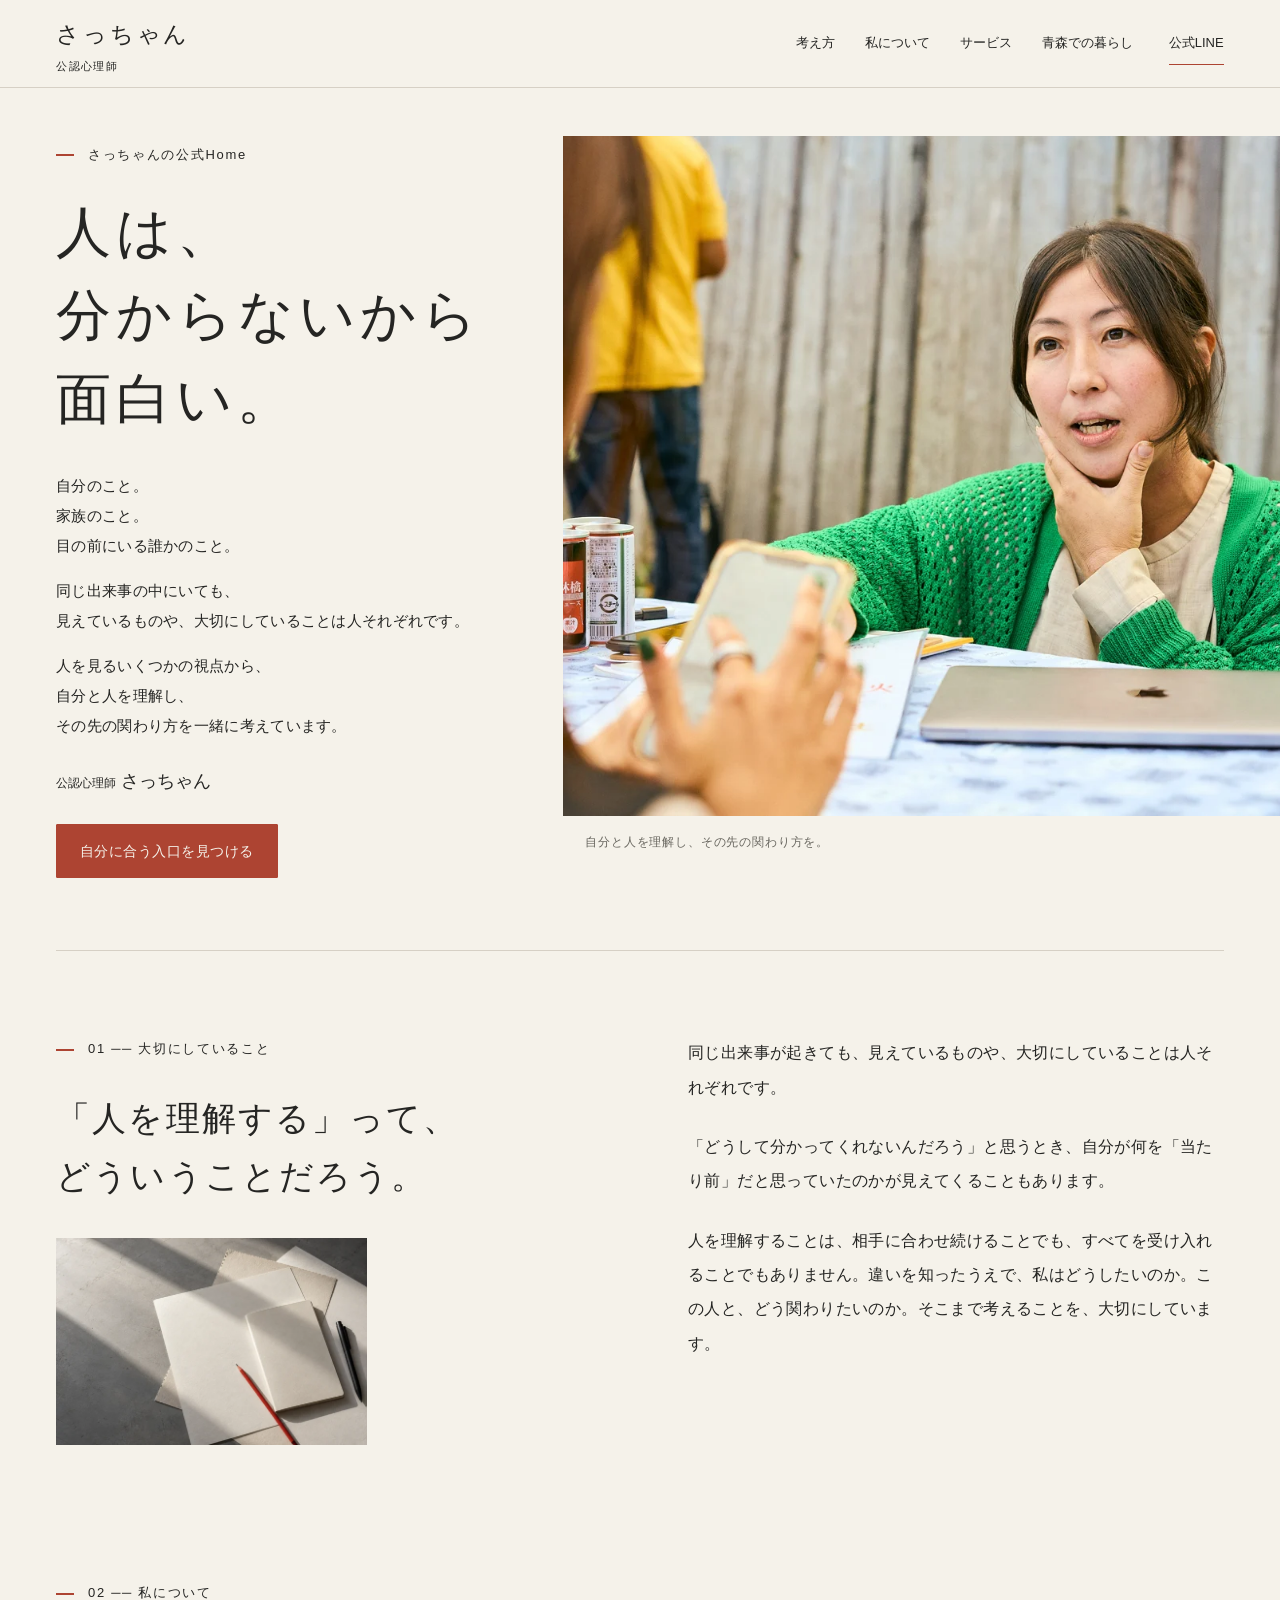
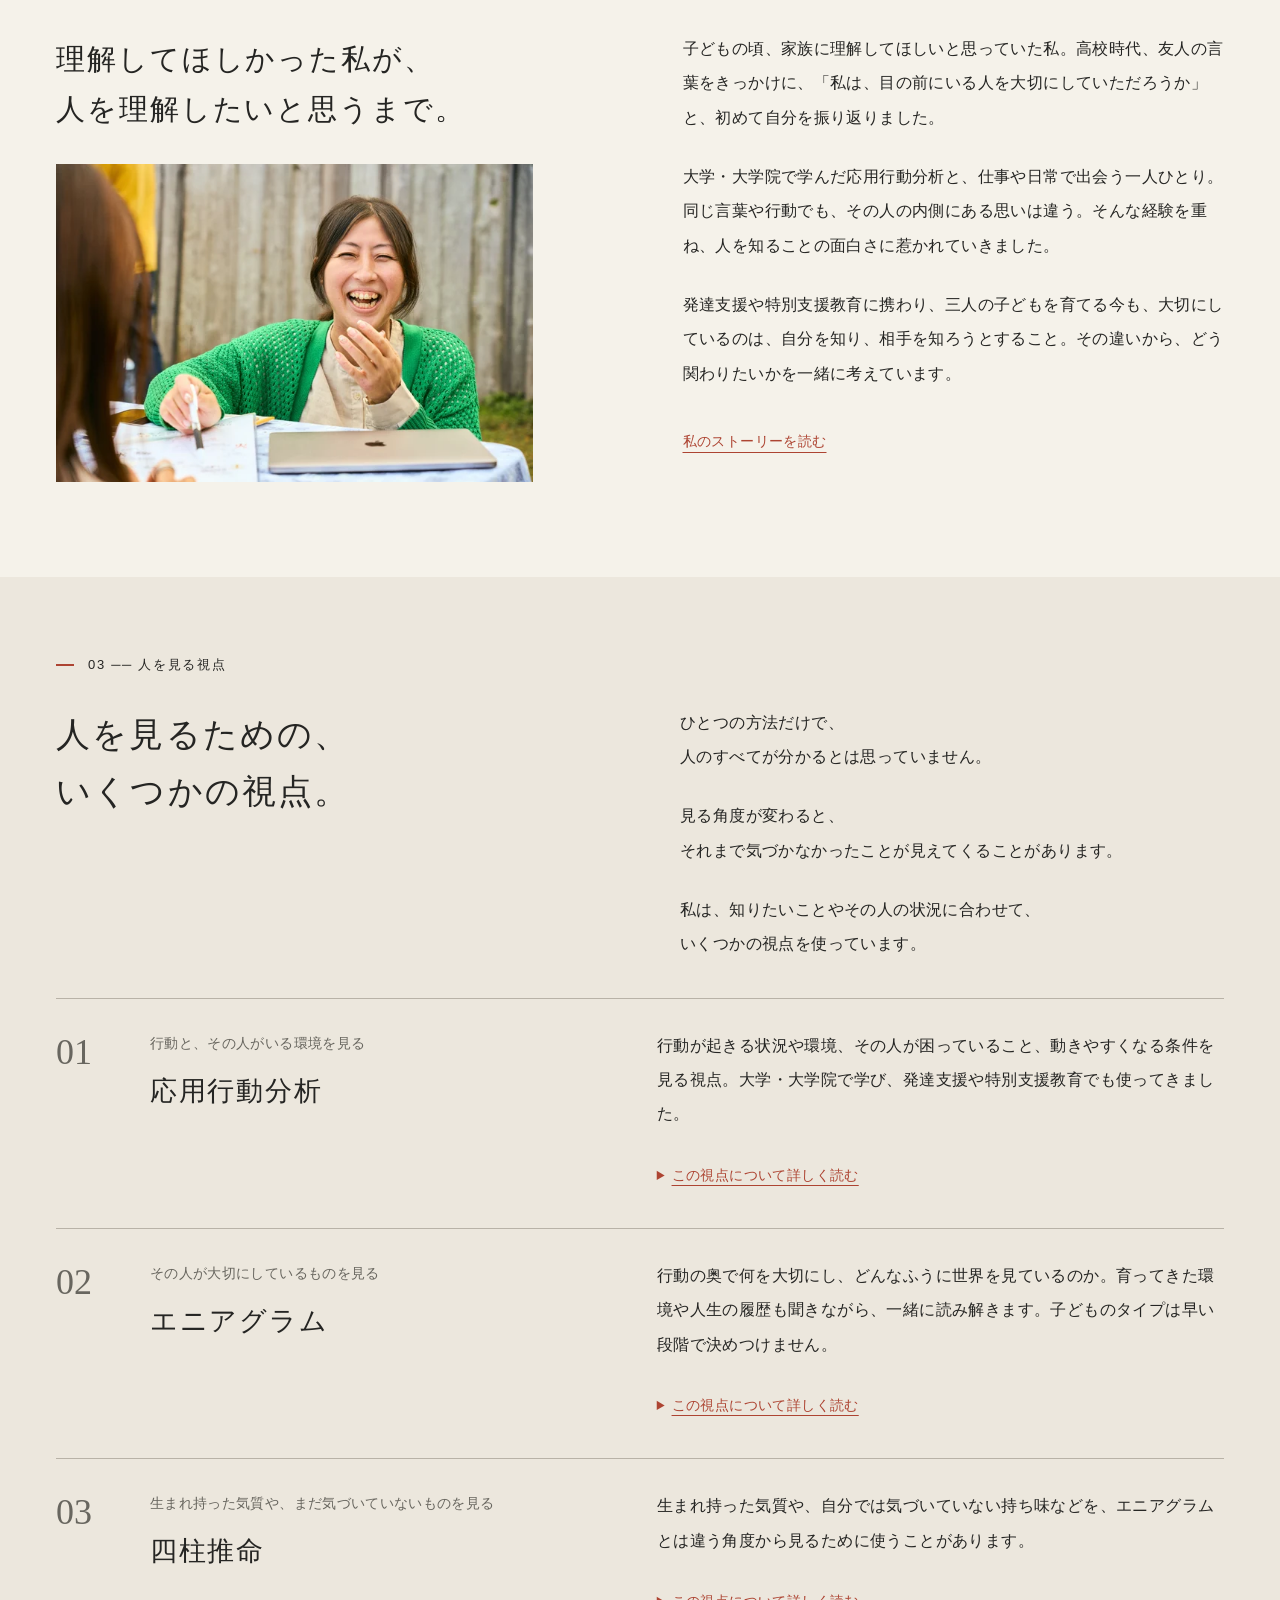
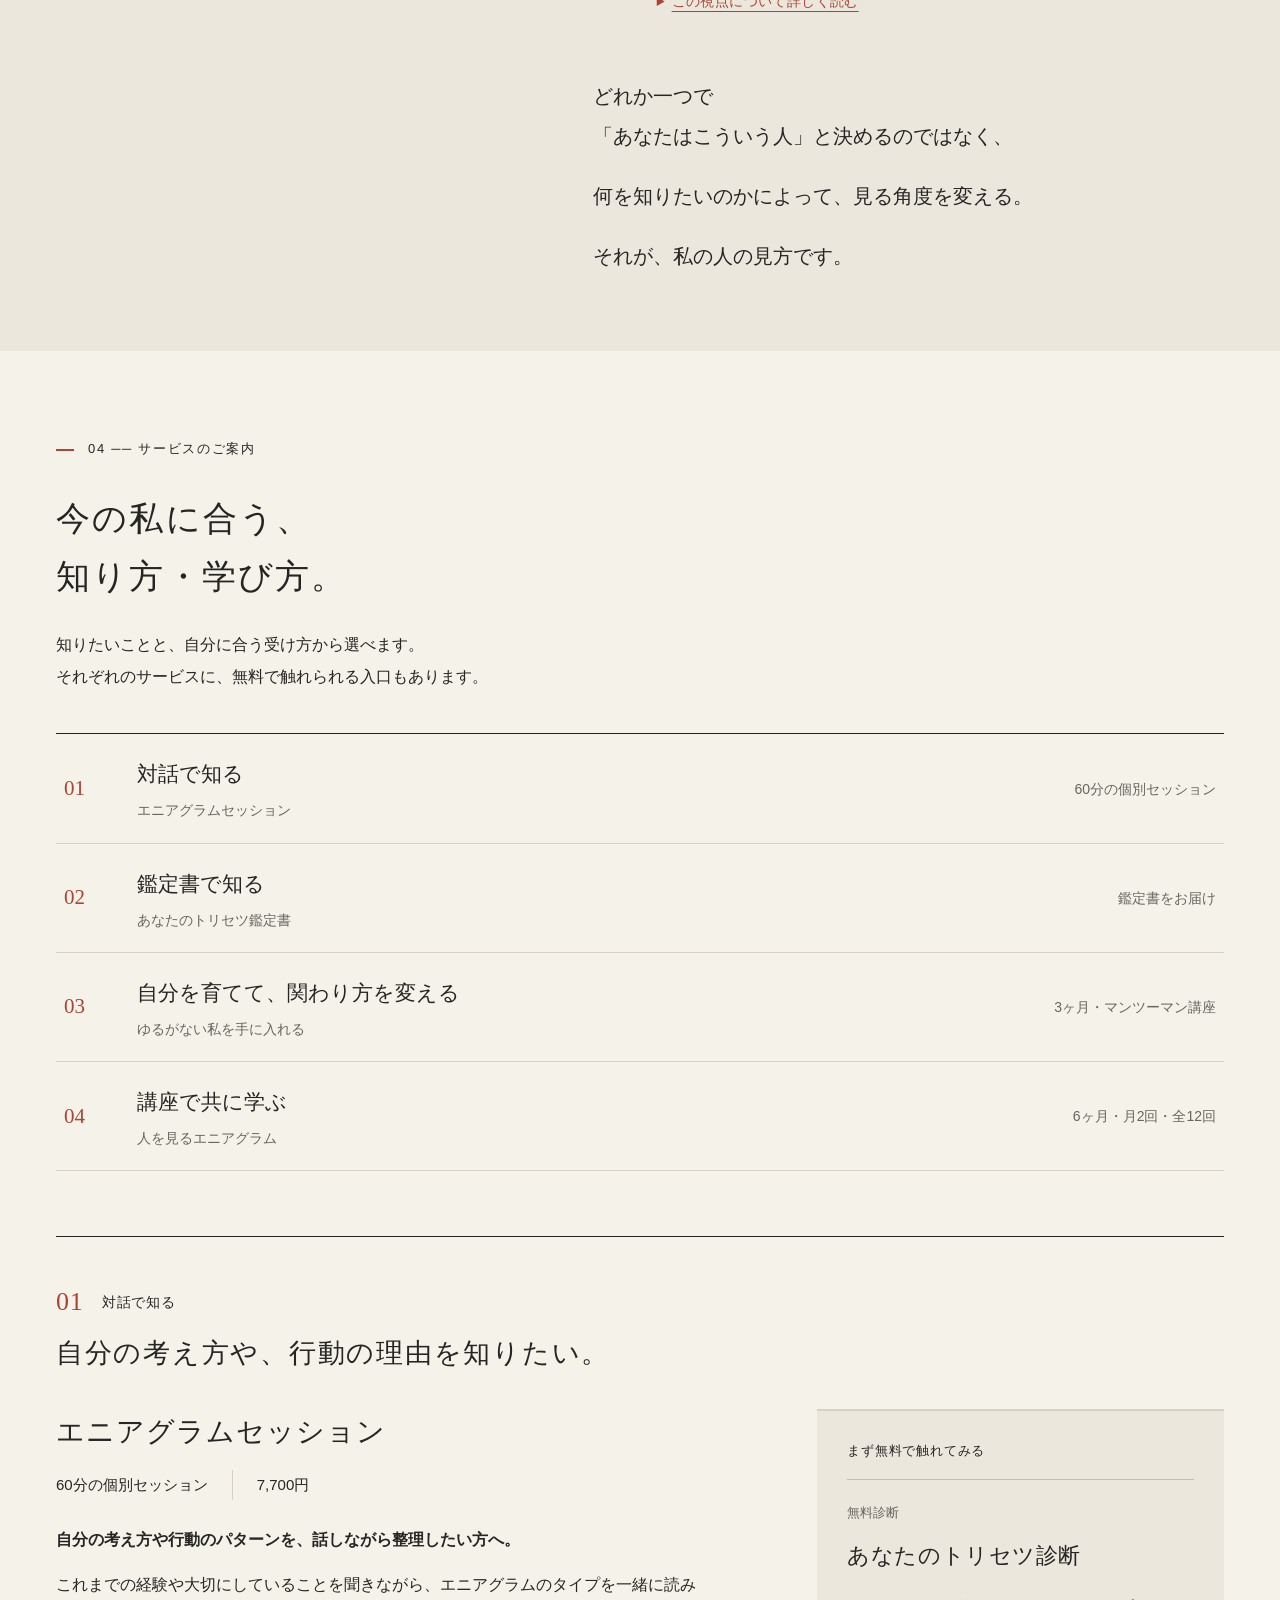
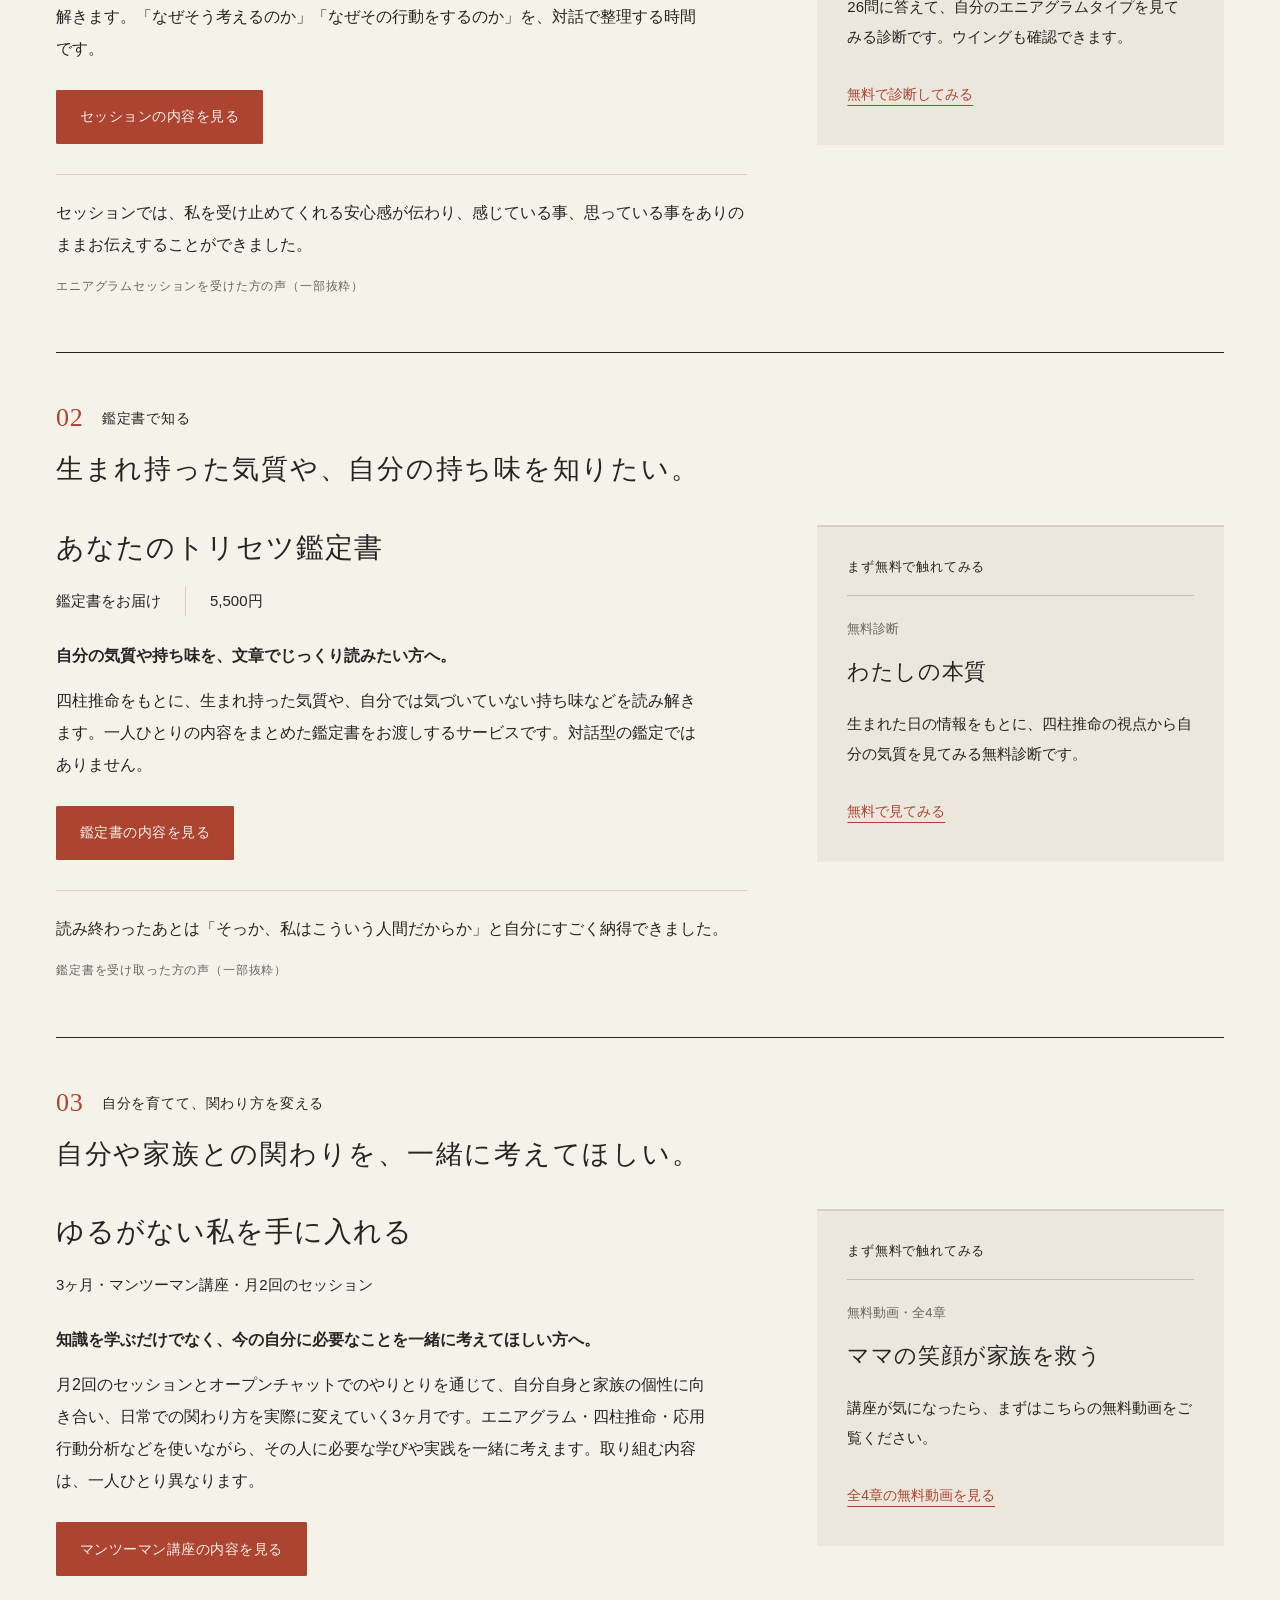
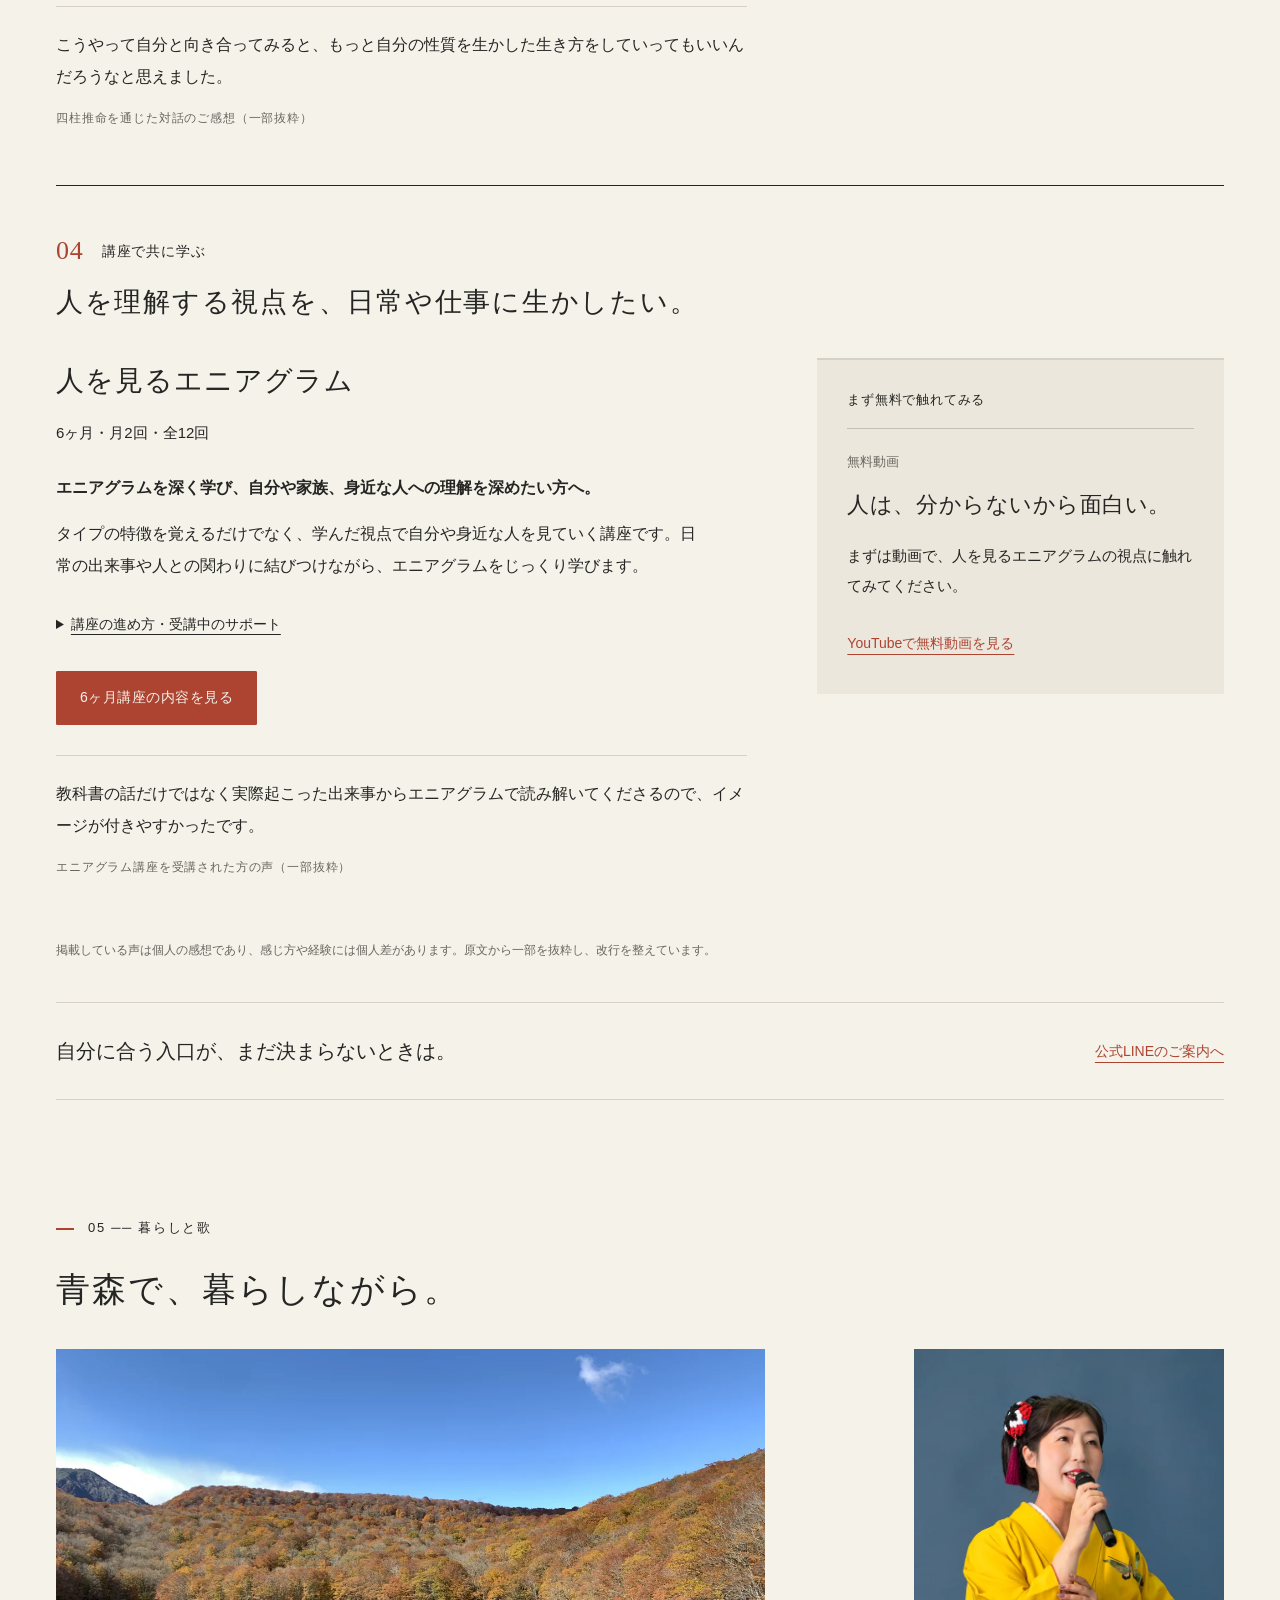
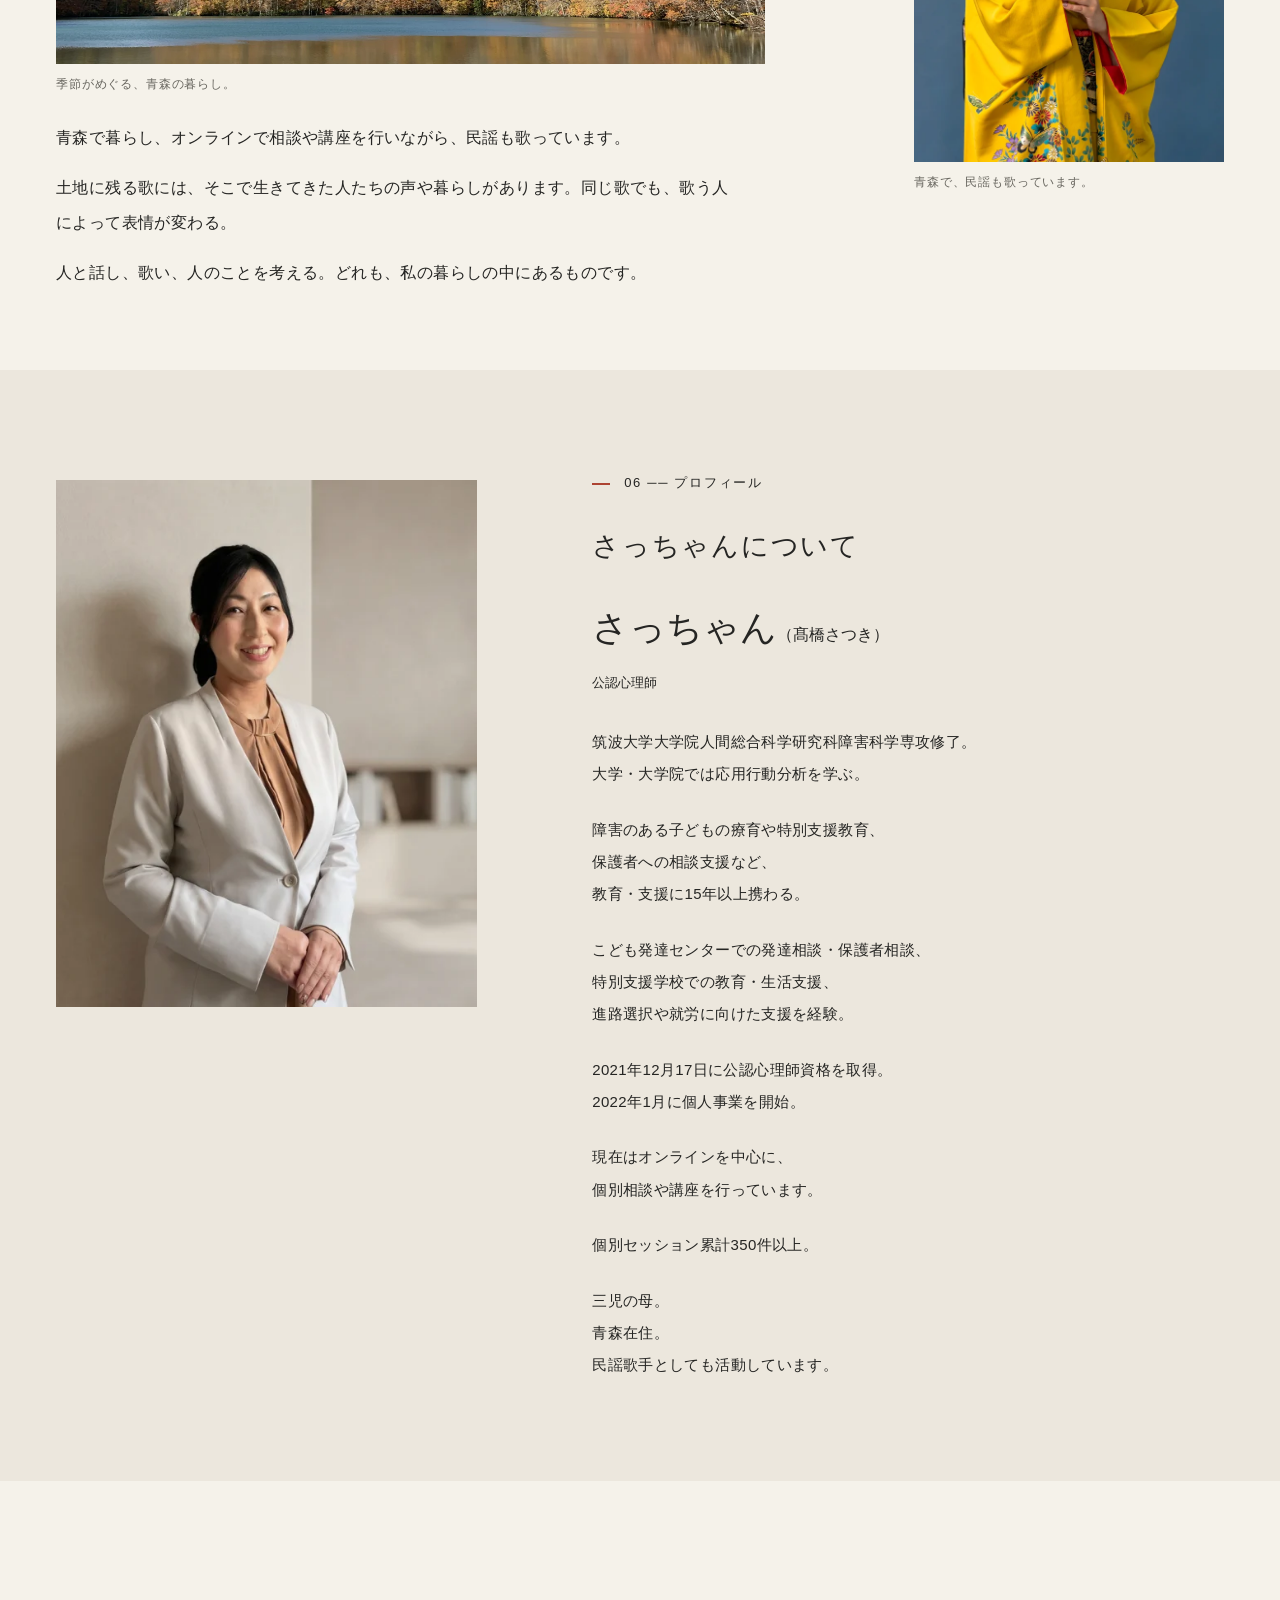
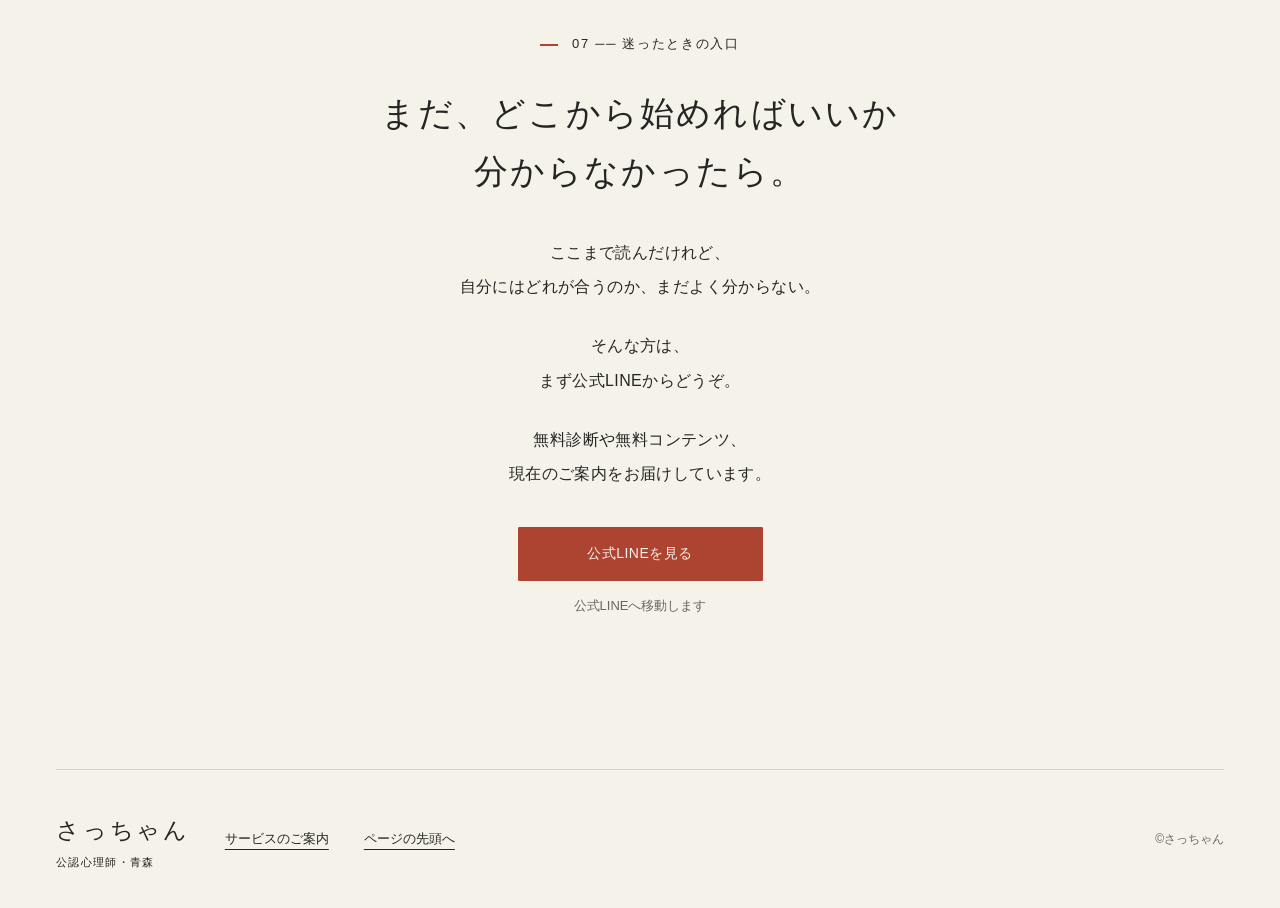
<file: index.html>
<!doctype html>
<html lang="ja"><head><meta charset="utf-8"><meta name="viewport" content="width=device-width, initial-scale=1">
<title>さっちゃん｜公認心理師・髙橋さつき 公式サイト</title>
<meta name="description" content="公認心理師・さっちゃん（髙橋さつき）の公式サイト。応用行動分析、エニアグラム、四柱推命などの視点から、自分や家族、人への理解と関わり方を考える個別サービス・講座をご案内しています。">
<meta property="og:type" content="website"><meta property="og:title" content="さっちゃん｜公認心理師・髙橋さつき 公式サイト"><meta property="og:description" content="自分を知る。相手を知ろうとする。その違いから、関わり方を一緒に考える。公認心理師・さっちゃんの公式Home。">
<link rel="icon" type="image/svg+xml" href="data:image/svg+xml,%3Csvg xmlns='http://www.w3.org/2000/svg' viewBox='0 0 40 40'%3E%3Crect width='40' height='40' fill='%23F5F2EA'/%3E%3Cpath d='M22 7c0 15-5 21-15 26M21 17c3 8 7 13 12 16' stroke='%23252523' stroke-width='3' fill='none'/%3E%3Ccircle cx='32' cy='8' r='3' fill='%23B44A36'/%3E%3C/svg%3E">
<link rel="preload" as="image" href="assets/hero-1280.webp" imagesrcset="assets/hero-640.webp 640w, assets/hero-1280.webp 1280w" imagesizes="(max-width: 767px) 100vw, 56vw">
<link rel="stylesheet" href="styles.css"><script src="script.js" defer></script><link rel="canonical" href="https://satchan-cocoro.github.io/satchan-home/"><meta property="og:url" content="https://satchan-cocoro.github.io/satchan-home/"><meta property="og:image" content="https://satchan-cocoro.github.io/satchan-home/assets/hero-1280.webp"><meta property="og:image:alt" content="対話中のさっちゃん"></head><body>
<a class="skip-link" href="#main">本文へ移動</a>
<header class="site-header"><a class="brand" href="#top">さっちゃん<span>公認心理師</span></a>
<nav aria-label="メインナビゲーション"><a href="#philosophy">考え方</a><a href="#story">私について</a><a href="#services">サービス</a><a href="#aomori">青森での暮らし</a></nav>
<a class="header-line" href="#line">公式LINE</a>
<details class="mobile-menu"><summary>メニュー<span aria-hidden="true">＋</span></summary><nav aria-label="モバイルナビゲーション"><a href="#philosophy">考え方</a><a href="#story">私について</a><a href="#services">サービス</a><a href="#aomori">青森での暮らし</a><a href="#profile">プロフィール</a><a href="#line">公式LINE</a></nav></details>
</header><main id="main" tabindex="-1"><section class="hero" id="top" aria-labelledby="hero-title">
<div class="hero-visual"><img class="" src="assets/hero-1280.webp" srcset="assets/hero-640.webp 640w, assets/hero-1280.webp 1280w" sizes="(max-width: 767px) 100vw, 56vw" width="3534" height="2356" alt="対話中のさっちゃん" fetchpriority="high" loading="eager"><span class="photo-caption">自分と人を理解し、その先の関わり方を。</span></div>
<div class="hero-copy"><p class="eyebrow">さっちゃんの公式Home</p><h1 id="hero-title">人は、<br>分からないから<br>面白い。</h1><div class="hero-intro"><p>自分のこと。<br>家族のこと。<br>目の前にいる誰かのこと。</p><p>同じ出来事の中にいても、<br>見えているものや、大切にしていることは人それぞれです。</p><p>人を見るいくつかの視点から、<br>自分と人を理解し、<br>その先の関わり方を一緒に考えています。</p></div><p class="hero-sign"><span>公認心理師</span> さっちゃん</p><a class="button" href="#services">自分に合う入口を見つける</a></div></section>
<section class="philosophy wrap" id="philosophy" aria-labelledby="philosophy-title"><div class="section-aside"><p class="eyebrow">01 ── 大切にしていること</p><h2 id="philosophy-title">「人を理解する」って、<br>どういうことだろう。</h2><figure class="stilllife"><img class="" src="assets/stilllife-1280.webp" srcset="assets/stilllife-640.webp 640w, assets/stilllife-1280.webp 1280w" sizes="(max-width: 767px) 100vw, 50vw" width="1536" height="1024" alt="" loading="lazy" decoding="async"></figure></div><div class="prose"><p>同じ出来事が起きても、見えているものや、大切にしていることは人それぞれです。</p><p>「どうして分かってくれないんだろう」と思うとき、自分が何を「当たり前」だと思っていたのかが見えてくることもあります。</p><p>人を理解することは、相手に合わせ続けることでも、すべてを受け入れることでもありません。違いを知ったうえで、私はどうしたいのか。この人と、どう関わりたいのか。そこまで考えることを、大切にしています。</p></div></section>
<section class="story-summary wrap" id="story" aria-labelledby="story-title"><div><p class="eyebrow">02 ── 私について</p><h2 id="story-title">理解してほしかった私が、<br>人を理解したいと思うまで。</h2><figure><img src="assets/laugh-1280.webp" srcset="assets/laugh-640.webp 640w, assets/laugh-1280.webp 1280w" sizes="(max-width: 767px) 100vw, 45vw" width="3561" height="2374" alt="対話中に笑顔を見せるさっちゃん" loading="lazy" decoding="async"></figure></div><div class="prose"><p>子どもの頃、家族に理解してほしいと思っていた私。高校時代、友人の言葉をきっかけに、「私は、目の前にいる人を大切にしていただろうか」と、初めて自分を振り返りました。</p><p>大学・大学院で学んだ応用行動分析と、仕事や日常で出会う一人ひとり。同じ言葉や行動でも、その人の内側にある思いは違う。そんな経験を重ね、人を知ることの面白さに惹かれていきました。</p><p>発達支援や特別支援教育に携わり、三人の子どもを育てる今も、大切にしているのは、自分を知り、相手を知ろうとすること。その違いから、どう関わりたいかを一緒に考えています。</p><a class="text-link" href="story.html">私のストーリーを読む</a></div></section>
<section class="perspectives" id="perspectives" aria-labelledby="perspectives-title"><div class="wrap"><p class="eyebrow">03 ── 人を見る視点</p><div class="section-heading"><h2 id="perspectives-title">人を見るための、<br>いくつかの視点。</h2><div class="prose"><p>ひとつの方法だけで、<br>人のすべてが分かるとは思っていません。</p><p>見る角度が変わると、<br>それまで気づかなかったことが見えてくることがあります。</p><p>私は、知りたいことやその人の状況に合わせて、<br>いくつかの視点を使っています。</p></div></div><article class="perspective-row"><span class="row-number">01</span><div><p class="kicker">行動と、その人がいる環境を見る</p><h3>応用行動分析</h3></div><div class="prose"><p>行動が起きる状況や環境、その人が困っていること、動きやすくなる条件を見る視点。大学・大学院で学び、発達支援や特別支援教育でも使ってきました。</p><details class="perspective-detail"><summary>この視点について詳しく読む</summary><div class="detail-copy"><p>目の前に見えている行動だけでなく、</p><p>その行動が、どんな状況で起きているのか。<br>その人は何に困っているのか。<br>何があると動きやすくなるのか。</p><p>大学・大学院で学び、<br>発達支援や特別支援教育の現場でも使ってきた視点です。</p></div></details></div></article><article class="perspective-row"><span class="row-number">02</span><div><p class="kicker">その人が大切にしているものを見る</p><h3>エニアグラム</h3></div><div class="prose"><p>行動の奥で何を大切にし、どんなふうに世界を見ているのか。育ってきた環境や人生の履歴も聞きながら、一緒に読み解きます。子どものタイプは早い段階で決めつけません。</p><details class="perspective-detail"><summary>この視点について詳しく読む</summary><div class="detail-copy"><p>同じ行動をしていても、<br>その人がなぜそうするのかは違います。</p><p>何を大切にしているのか。<br>何を避けたいのか。<br>どんなふうに世界を見ているのか。</p><p>私は、育ってきた環境やこれまでの人生の履歴も聞きながら、<br>応用行動分析の視点も使って、<br>その人のタイプを一緒に読み解いていきます。</p><p>子どもについては、<br>エニアグラムのタイプを早い段階で決めつけないようにしています。</p></div></details></div></article><article class="perspective-row"><span class="row-number">03</span><div><p class="kicker">生まれ持った気質や、まだ気づいていないものを見る</p><h3>四柱推命</h3></div><div class="prose"><p>生まれ持った気質や、自分では気づいていない持ち味などを、エニアグラムとは違う角度から見るために使うことがあります。</p><details class="perspective-detail"><summary>この視点について詳しく読む</summary><div class="detail-copy"><p>子どものことを知りたいときには、<br>エニアグラムのタイプを決めるのではなく、<br>四柱推命から生まれ持った気質を見ることがあります。</p><p>大人についても、</p><p>自分では当たり前すぎて気づいていないこと。<br>自分の持っている才能や性質。<br>運気の流れ。</p><p>などを、<br>エニアグラムとは違う角度から自分を見るために使うことがあります。</p></div></details></div></article><div class="perspective-close"><p>どれか一つで<br>「あなたはこういう人」と決めるのではなく、</p><p>何を知りたいのかによって、見る角度を変える。</p><p>それが、私の人の見方です。</p></div></div></section><section class="service-directory wrap" id="services" aria-labelledby="services-title"><p class="eyebrow">04 ── サービスのご案内</p><h2 id="services-title">今の私に合う、<br>知り方・学び方。</h2><p class="directory-intro">知りたいことと、自分に合う受け方から選べます。<br>それぞれのサービスに、無料で触れられる入口もあります。</p><nav class="service-map" aria-label="受け方からサービスを選ぶ"><a href="#session"><span class="map-number">01</span><span class="map-purpose">対話で知る<small>エニアグラムセッション</small></span><span class="map-format">60分の個別セッション</span></a><a href="#reading"><span class="map-number">02</span><span class="map-purpose">鑑定書で知る<small>あなたのトリセツ鑑定書</small></span><span class="map-format">鑑定書をお届け</span></a><a href="#jiku"><span class="map-number">03</span><span class="map-purpose">自分を育てて、関わり方を変える<small>ゆるがない私を手に入れる</small></span><span class="map-format">3ヶ月・マンツーマン講座</span></a><a href="#enneagram-course"><span class="map-number">04</span><span class="map-purpose">講座で共に学ぶ<small>人を見るエニアグラム</small></span><span class="map-format">6ヶ月・月2回・全12回</span></a></nav><article class="service-route" id="session" aria-labelledby="session-title"><div class="route-heading"><p class="route-label"><span>01</span> 対話で知る</p><h3>自分の考え方や、行動の理由を知りたい。</h3></div><div class="route-layout"><div class="route-main"><h4 id="session-title">エニアグラムセッション</h4><p class="route-format">60分の個別セッション<span>7,700円</span></p><p class="route-lead">自分の考え方や行動のパターンを、話しながら整理したい方へ。</p><p class="route-description">これまでの経験や大切にしていることを聞きながら、エニアグラムのタイプを一緒に読み解きます。「なぜそう考えるのか」「なぜその行動をするのか」を、対話で整理する時間です。</p><a class="button" href="https://satchan-cocoro.github.io/enneagram-session/">セッションの内容を見る</a><figure class="service-voice"><blockquote><p>セッションでは、私を受け止めてくれる安心感が伝わり、感じている事、思っている事をありのままお伝えすることができました。</p></blockquote><figcaption>エニアグラムセッションを受けた方の声（一部抜粋）</figcaption></figure></div><aside class="route-free" aria-labelledby="free-session"><p class="free-label">まず無料で触れてみる</p><p class="free-kind">無料診断</p><h4 id="free-session">あなたのトリセツ診断</h4><p>26問に答えて、自分のエニアグラムタイプを見てみる診断です。ウイングも確認できます。</p><a class="text-link" href="https://satchan-cocoro.github.io/enneagram-shindan/">無料で診断してみる</a></aside></div></article><article class="service-route" id="reading" aria-labelledby="reading-title"><div class="route-heading"><p class="route-label"><span>02</span> 鑑定書で知る</p><h3>生まれ持った気質や、自分の持ち味を知りたい。</h3></div><div class="route-layout"><div class="route-main"><h4 id="reading-title">あなたのトリセツ鑑定書</h4><p class="route-format">鑑定書をお届け<span>5,500円</span></p><p class="route-lead">自分の気質や持ち味を、文章でじっくり読みたい方へ。</p><p class="route-description">四柱推命をもとに、生まれ持った気質や、自分では気づいていない持ち味などを読み解きます。一人ひとりの内容をまとめた鑑定書をお渡しするサービスです。対話型の鑑定ではありません。</p><a class="button" href="https://satchan-cocoro.github.io/torisetsu-lp/">鑑定書の内容を見る</a><figure class="service-voice"><blockquote><p>読み終わったあとは「そっか、私はこういう人間だからか」と自分にすごく納得できました。</p></blockquote><figcaption>鑑定書を受け取った方の声（一部抜粋）</figcaption></figure></div><aside class="route-free" aria-labelledby="free-reading"><p class="free-label">まず無料で触れてみる</p><p class="free-kind">無料診断</p><h4 id="free-reading">わたしの本質</h4><p>生まれた日の情報をもとに、四柱推命の視点から自分の気質を見てみる無料診断です。</p><a class="text-link" href="https://satchan-cocoro.github.io/nikkan-shindan/">無料で見てみる</a></aside></div></article><div id="programs" class="service-programs"><article class="service-route" id="jiku" aria-labelledby="jiku-title"><div class="route-heading"><p class="route-label"><span>03</span> 自分を育てて、関わり方を変える</p><h3>自分や家族との関わりを、一緒に考えてほしい。</h3></div><div class="route-layout"><div class="route-main"><h4 id="jiku-title">ゆるがない私を手に入れる</h4><p class="route-format">3ヶ月・マンツーマン講座・月2回のセッション</p><p class="route-lead">知識を学ぶだけでなく、今の自分に必要なことを一緒に考えてほしい方へ。</p><p class="route-description">月2回のセッションとオープンチャットでのやりとりを通じて、自分自身と家族の個性に向き合い、日常での関わり方を実際に変えていく3ヶ月です。エニアグラム・四柱推命・応用行動分析などを使いながら、その人に必要な学びや実践を一緒に考えます。取り組む内容は、一人ひとり異なります。</p><a class="button" href="https://satchan-cocoro.github.io/jiku-program/">マンツーマン講座の内容を見る</a><figure class="service-voice"><blockquote><p>こうやって自分と向き合ってみると、もっと自分の性質を生かした生き方をしていってもいいんだろうなと思えました。</p></blockquote><figcaption>四柱推命を通じた対話のご感想（一部抜粋）</figcaption></figure></div><aside class="route-free" aria-labelledby="free-jiku"><p class="free-label">まず無料で触れてみる</p><p class="free-kind">無料動画・全4章</p><h4 id="free-jiku">ママの笑顔が家族を救う</h4><p>講座が気になったら、まずはこちらの無料動画をご覧ください。</p><a class="text-link" href="https://satchan-cocoro.github.io/muryou-kouza/">全4章の無料動画を見る</a></aside></div></article><article class="service-route" id="enneagram-course" aria-labelledby="enneagram-course-title"><div class="route-heading"><p class="route-label"><span>04</span> 講座で共に学ぶ</p><h3>人を理解する視点を、日常や仕事に生かしたい。</h3></div><div class="route-layout"><div class="route-main"><h4 id="enneagram-course-title">人を見るエニアグラム</h4><p class="route-format">6ヶ月・月2回・全12回</p><p class="route-lead">エニアグラムを深く学び、自分や家族、身近な人への理解を深めたい方へ。</p><p class="route-description">タイプの特徴を覚えるだけでなく、学んだ視点で自分や身近な人を見ていく講座です。日常の出来事や人との関わりに結びつけながら、エニアグラムをじっくり学びます。</p><details class="course-details"><summary>講座の進め方・受講中のサポート</summary><div><p>月2回・全12回。各回120〜150分です。</p><p>Discordでは、コラムの配信や、過去の受講生との交流があります。</p><p>受講期間中に2回、さっちゃんと各60分話せる機会があります。</p></div></details><a class="button" href="https://satchan-cocoro.github.io/enneagram-kouza/">6ヶ月講座の内容を見る</a><figure class="service-voice"><blockquote><p>教科書の話だけではなく実際起こった出来事からエニアグラムで読み解いてくださるので、イメージが付きやすかったです。</p></blockquote><figcaption>エニアグラム講座を受講された方の声（一部抜粋）</figcaption></figure></div><aside class="route-free" aria-labelledby="free-enneagram-course"><p class="free-label">まず無料で触れてみる</p><p class="free-kind">無料動画</p><h4 id="free-enneagram-course">人は、分からないから面白い。</h4><p>まずは動画で、人を見るエニアグラムの視点に触れてみてください。</p><a class="text-link" href="https://youtu.be/xkSMqRyQRYM?si=dNhX9LHw6XMnptfY">YouTubeで無料動画を見る</a></aside></div></article></div><p class="voice-note">掲載している声は個人の感想であり、感じ方や経験には個人差があります。原文から一部を抜粋し、改行を整えています。</p><div class="service-help"><p>自分に合う入口が、まだ決まらないときは。</p><a class="text-link" href="#line">公式LINEのご案内へ</a></div></section><section class="aomori wrap aomori-compact" id="aomori" aria-labelledby="aomori-title"><p class="eyebrow">05 ── 暮らしと歌</p><h2 id="aomori-title">青森で、暮らしながら。</h2><div class="aomori-compact-layout"><div class="aomori-main"><figure class="landscape"><img class="" src="assets/lake-1280.webp" srcset="assets/lake-640.webp 640w, assets/lake-1280.webp 1280w" sizes="(max-width: 767px) 100vw, 55vw" width="4032" height="3024" alt="紅葉した山と湖の青森の風景" loading="lazy" decoding="async"><figcaption>季節がめぐる、青森の暮らし。</figcaption></figure><div class="prose"><p>青森で暮らし、オンラインで相談や講座を行いながら、民謡も歌っています。</p><p>土地に残る歌には、そこで生きてきた人たちの声や暮らしがあります。同じ歌でも、歌う人によって表情が変わる。</p><p>人と話し、歌い、人のことを考える。どれも、私の暮らしの中にあるものです。</p></div></div><figure class="minyo-photo"><img class="" src="assets/minyo-1280.webp" srcset="assets/minyo-640.webp 640w, assets/minyo-1280.webp 1280w" sizes="(max-width: 767px) 55vw, 25vw" width="2115" height="2820" alt="黄色い着物で民謡を歌うさっちゃん" loading="lazy" decoding="async"><figcaption>青森で、民謡も歌っています。</figcaption></figure></div></section>
<section class="profile" id="profile" aria-labelledby="profile-title"><div class="wrap profile-grid"><figure><img class="" src="assets/profile-1280.webp" srcset="assets/profile-640.webp 640w, assets/profile-1280.webp 1280w" sizes="(max-width: 767px) 80vw, 30vw" width="4096" height="4096" alt="公認心理師 さっちゃん（髙橋さつき）" loading="lazy" decoding="async"></figure><div><p class="eyebrow">06 ── プロフィール</p><h2 id="profile-title">さっちゃんについて</h2><p class="profile-name">さっちゃん<span class="profile-real-name">（髙橋さつき）</span><span>公認心理師</span></p><div class="prose"><p>筑波大学大学院人間総合科学研究科障害科学専攻修了。<br>大学・大学院では応用行動分析を学ぶ。</p><p>障害のある子どもの療育や特別支援教育、<br>保護者への相談支援など、<br>教育・支援に15年以上携わる。</p><p>こども発達センターでの発達相談・保護者相談、<br>特別支援学校での教育・生活支援、<br>進路選択や就労に向けた支援を経験。</p><p>2021年12月17日に公認心理師資格を取得。<br>2022年1月に個人事業を開始。</p><p>現在はオンラインを中心に、<br>個別相談や講座を行っています。</p><p>個別セッション累計350件以上。</p><p>三児の母。<br>青森在住。<br>民謡歌手としても活動しています。</p></div></div></div></section><section class="final-cta wrap" id="line" aria-labelledby="line-title"><p class="eyebrow">07 ── 迷ったときの入口</p><h2 id="line-title">まだ、どこから始めればいいか<br>分からなかったら。</h2><div class="prose"><p>ここまで読んだけれど、<br>自分にはどれが合うのか、まだよく分からない。</p><p>そんな方は、<br>まず公式LINEからどうぞ。</p><p>無料診断や無料コンテンツ、<br>現在のご案内をお届けしています。</p></div><a class="button" href="https://lin.ee/yxYXouv">公式LINEを見る</a><p class="small">公式LINEへ移動します</p></section></main><footer class="site-footer wrap"><a class="brand" href="#top">さっちゃん<span>公認心理師・青森</span></a><a href="#services">サービスのご案内</a><a href="#top">ページの先頭へ</a><small>©さっちゃん</small></footer></body></html>
</file>
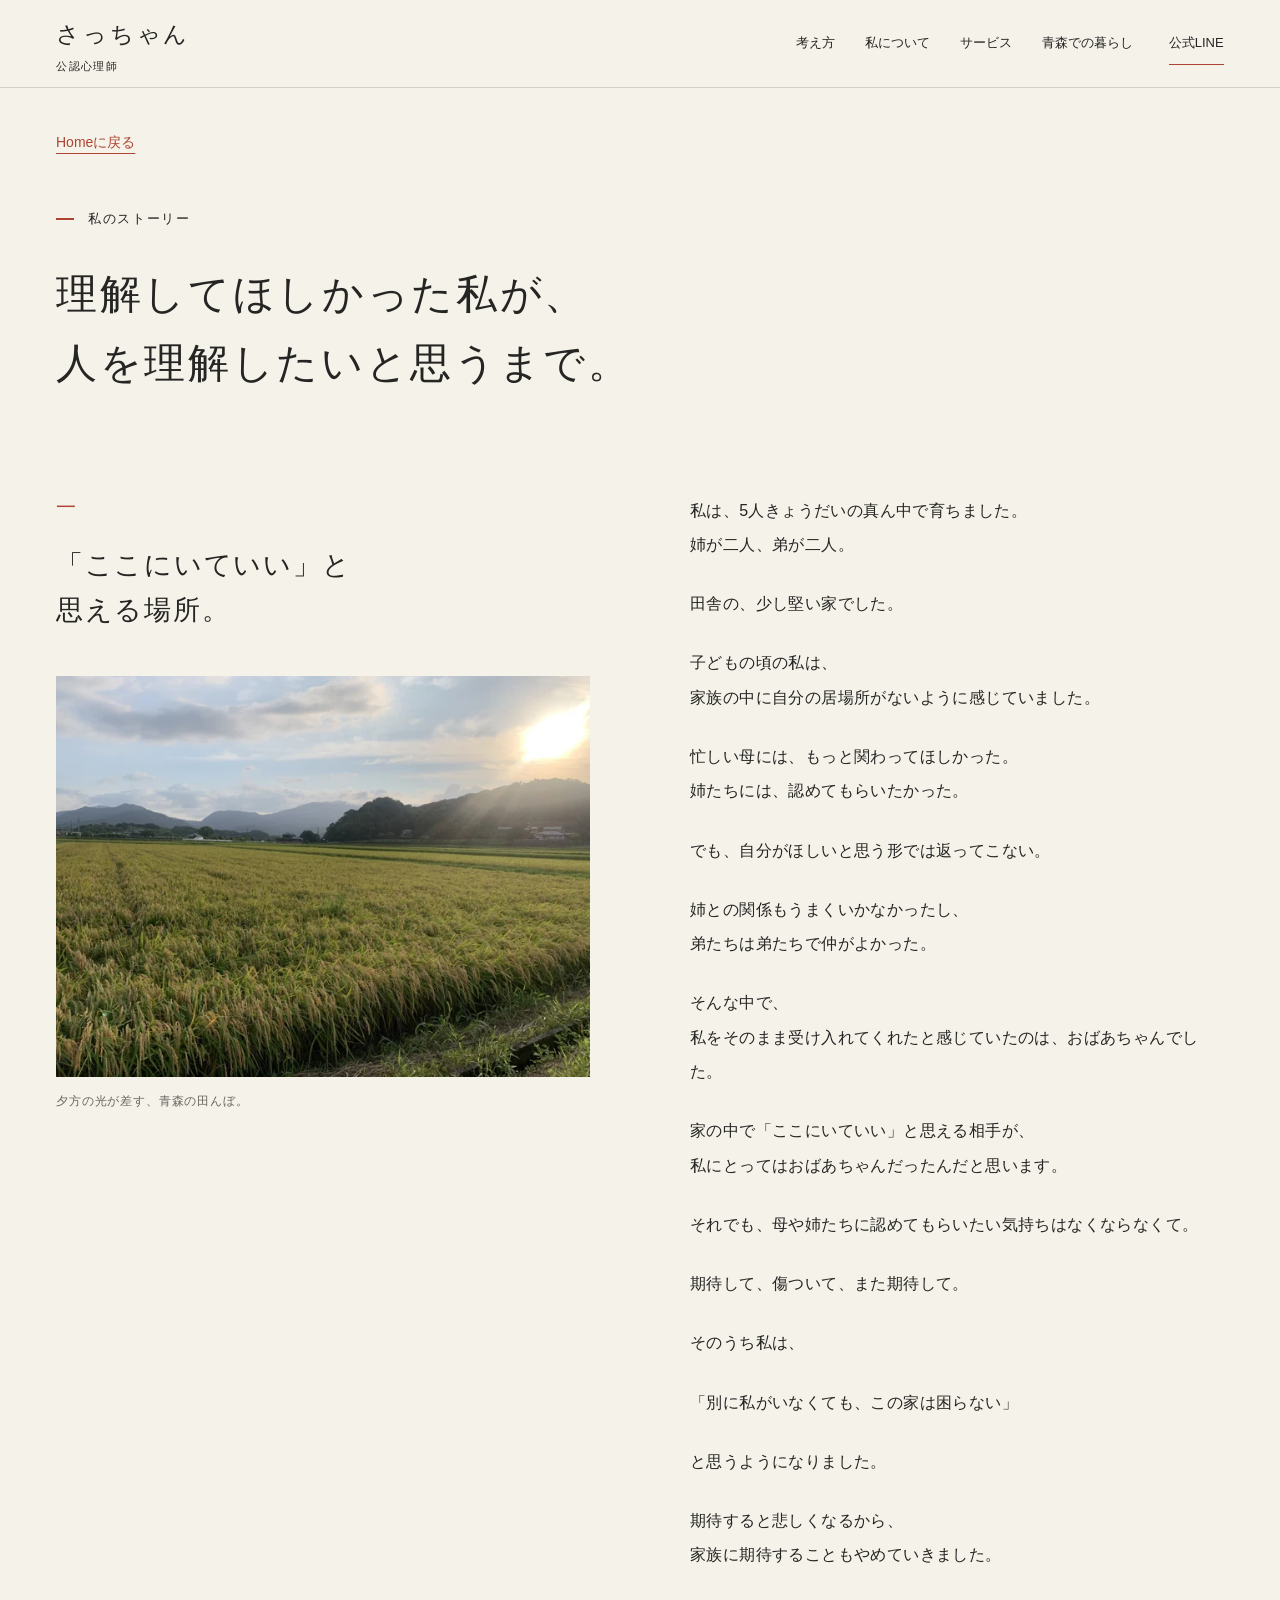
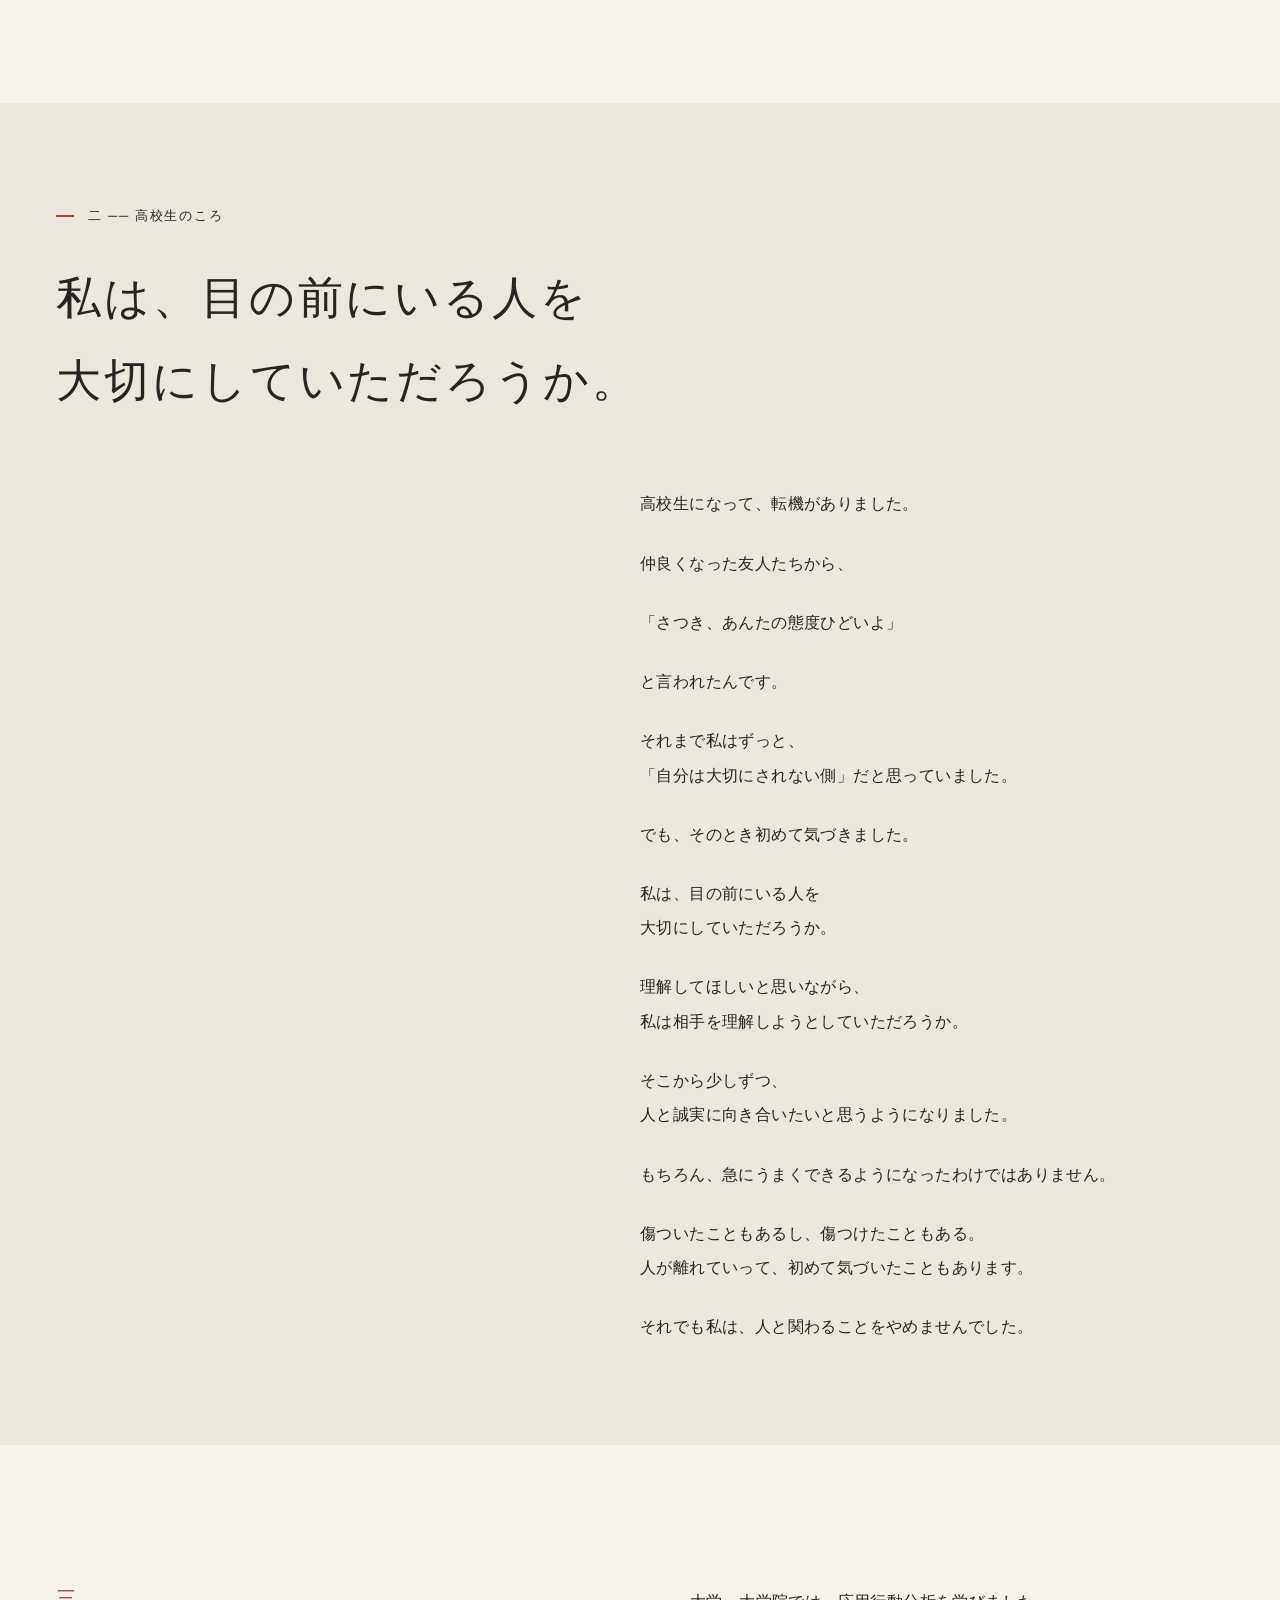
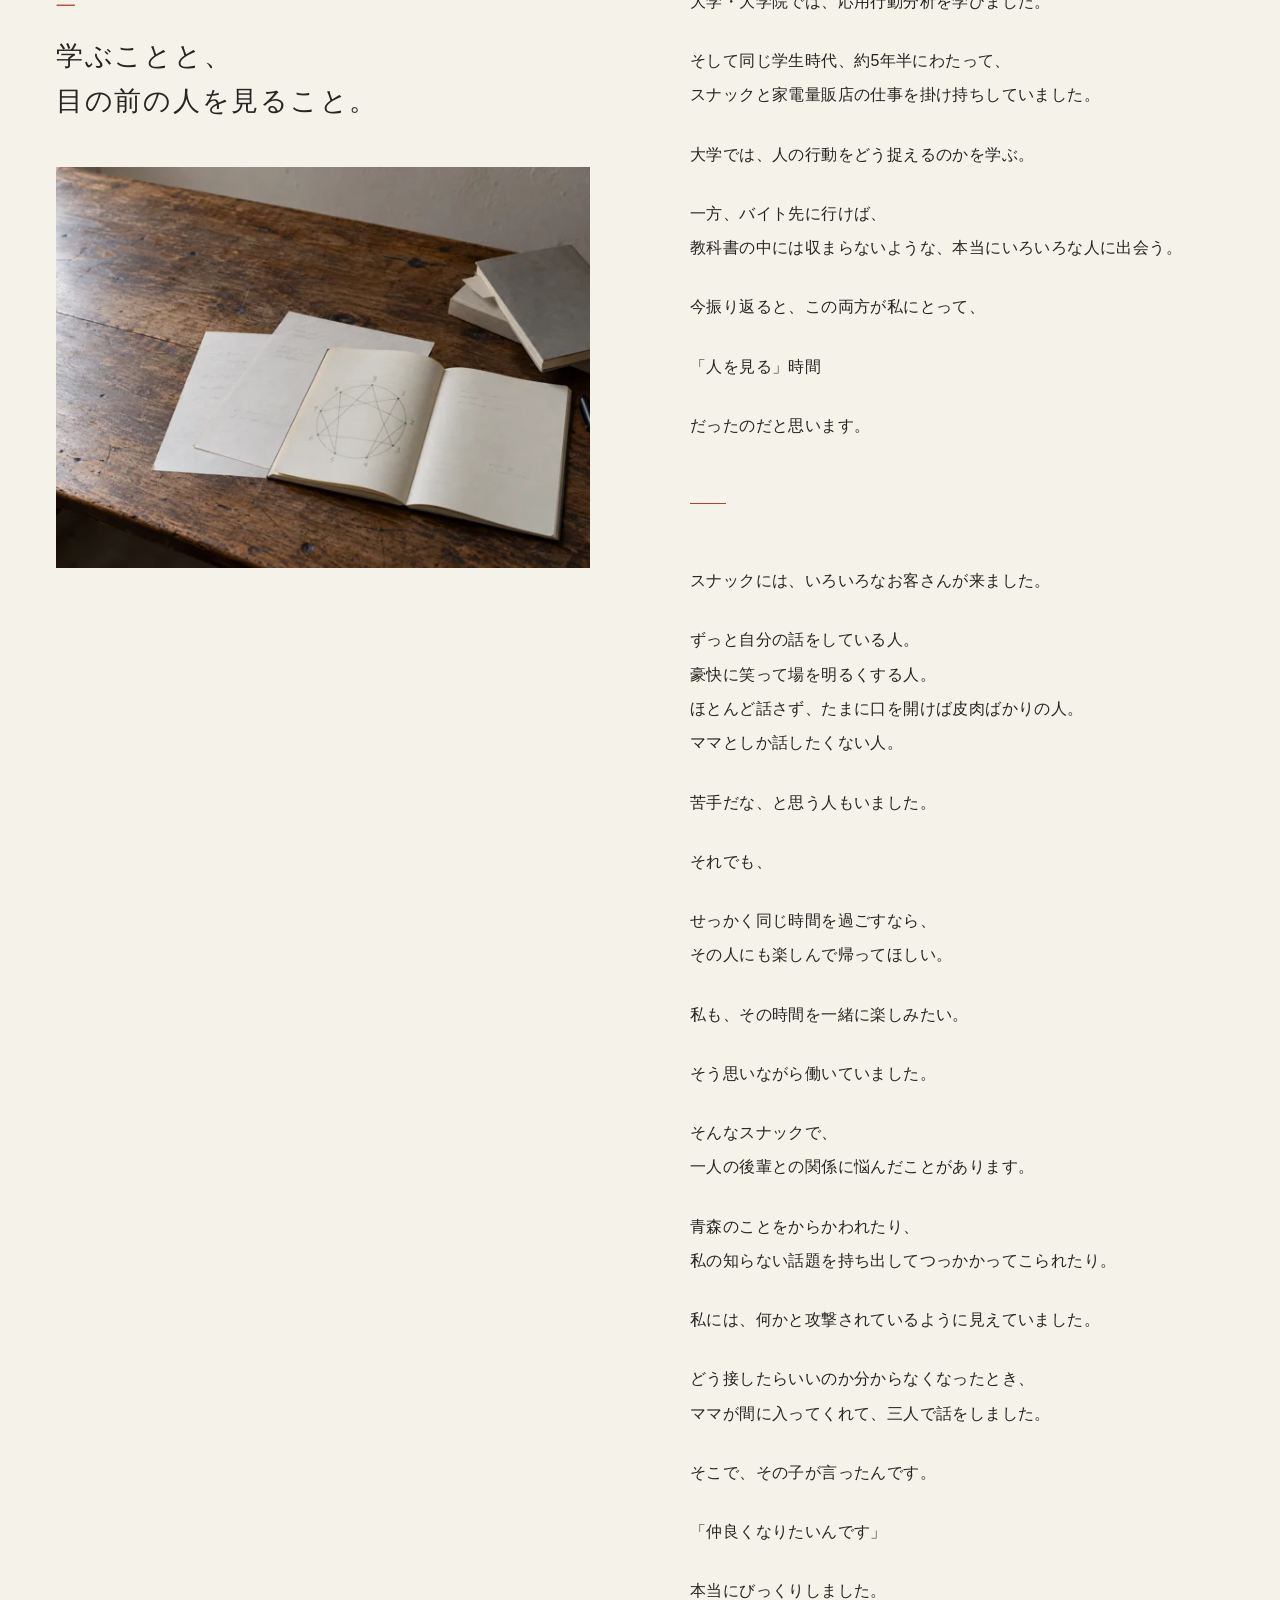
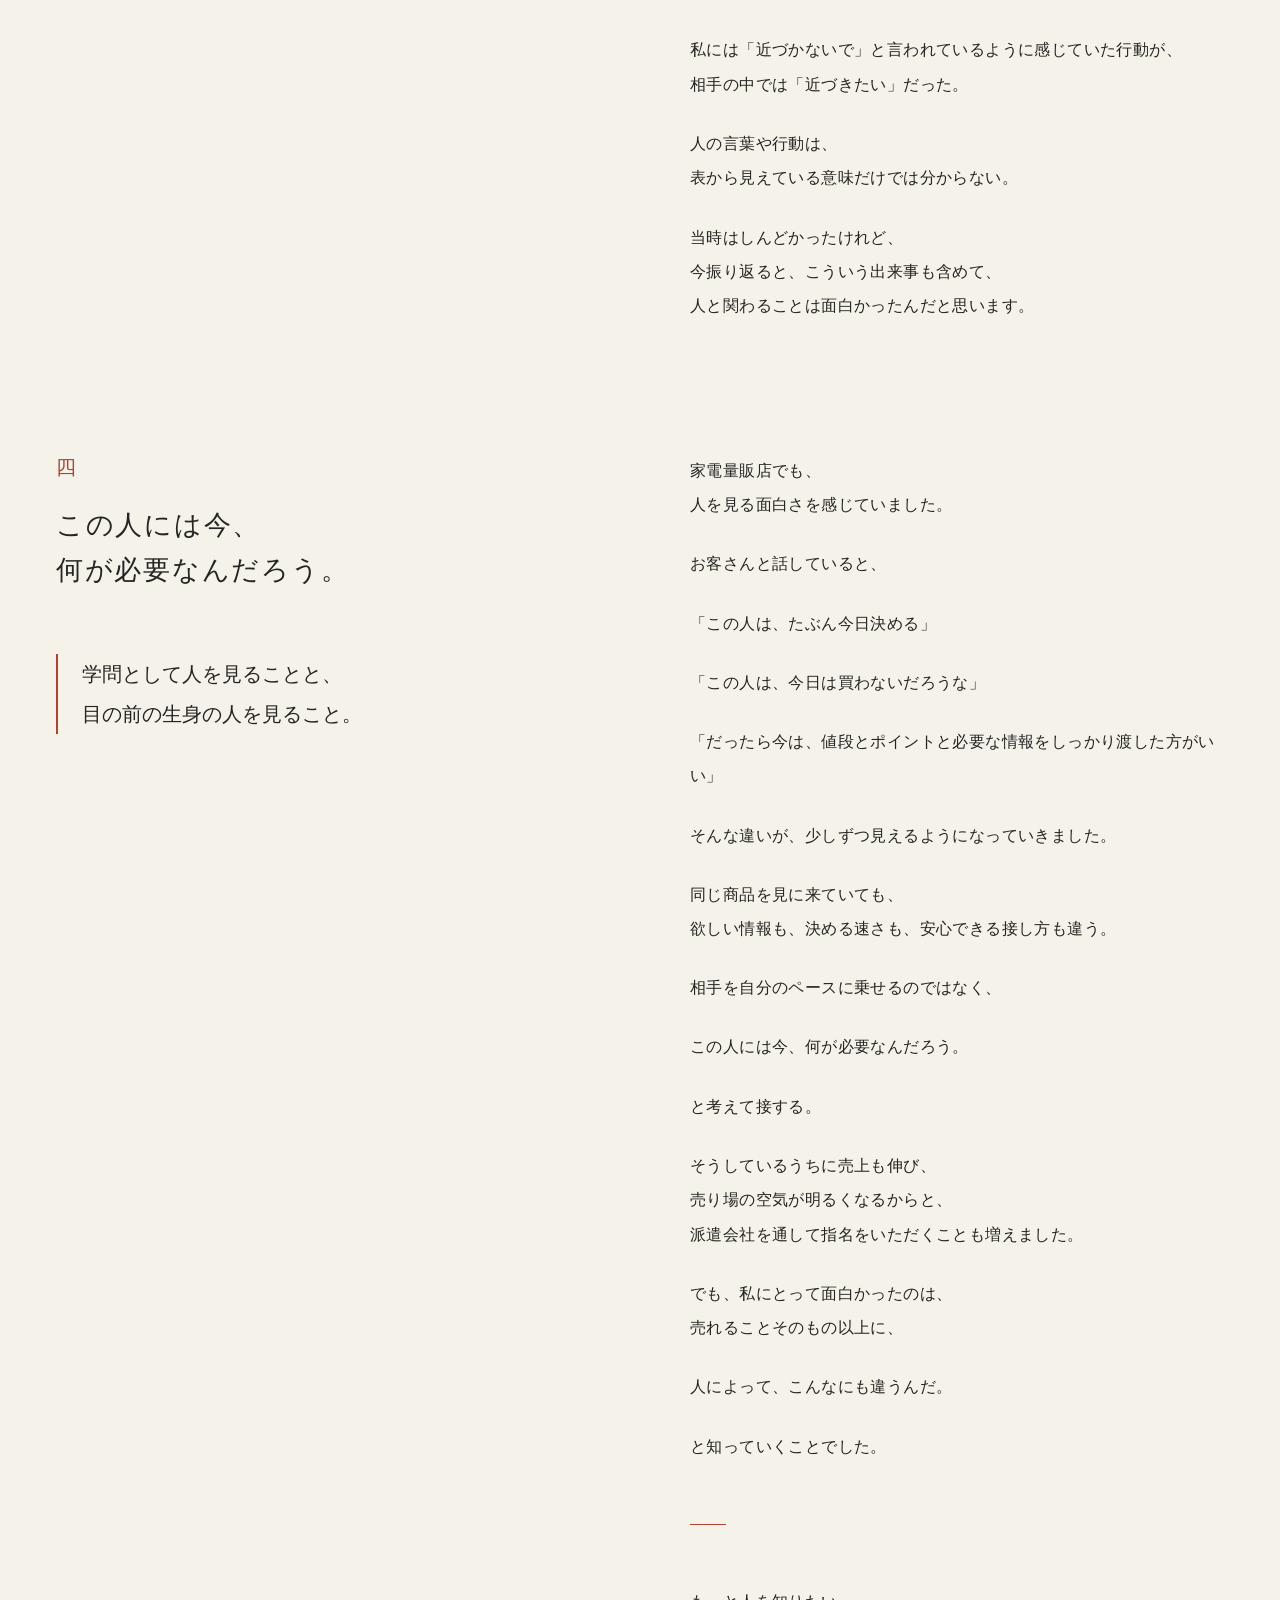
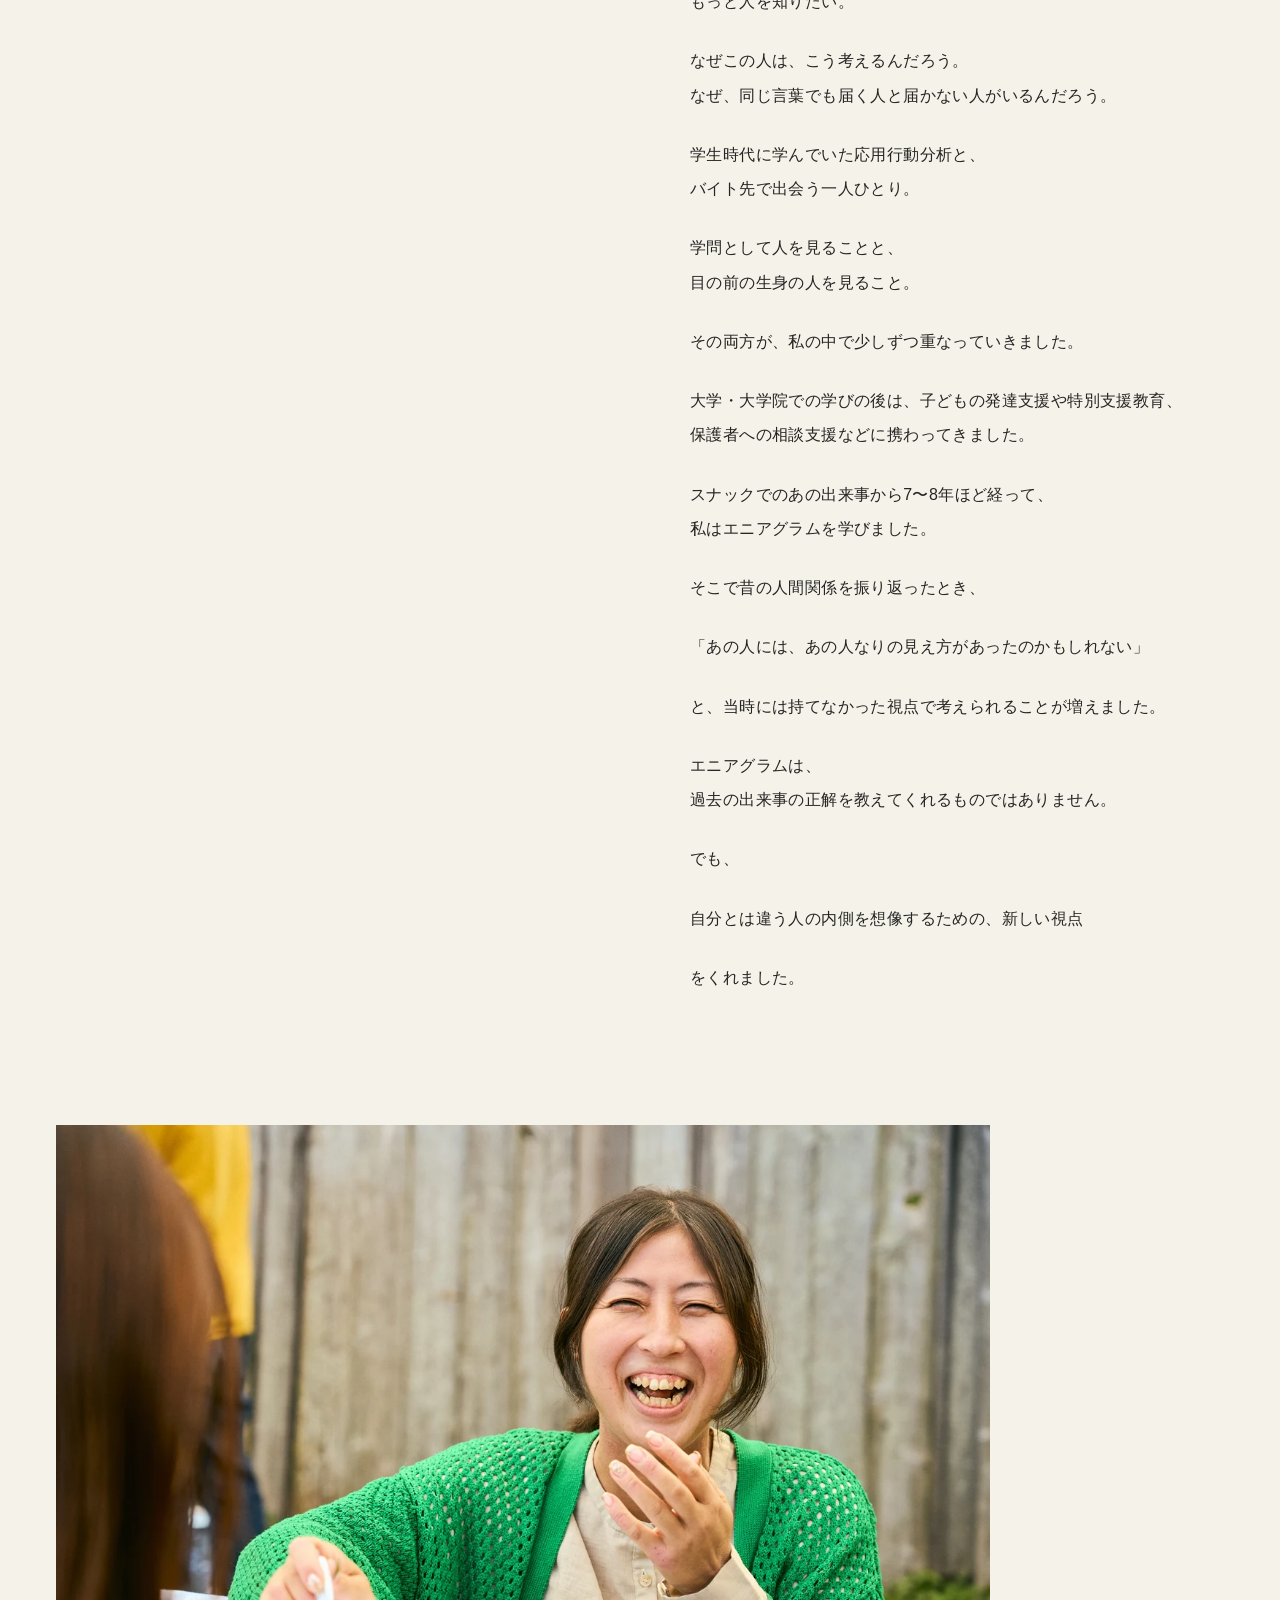
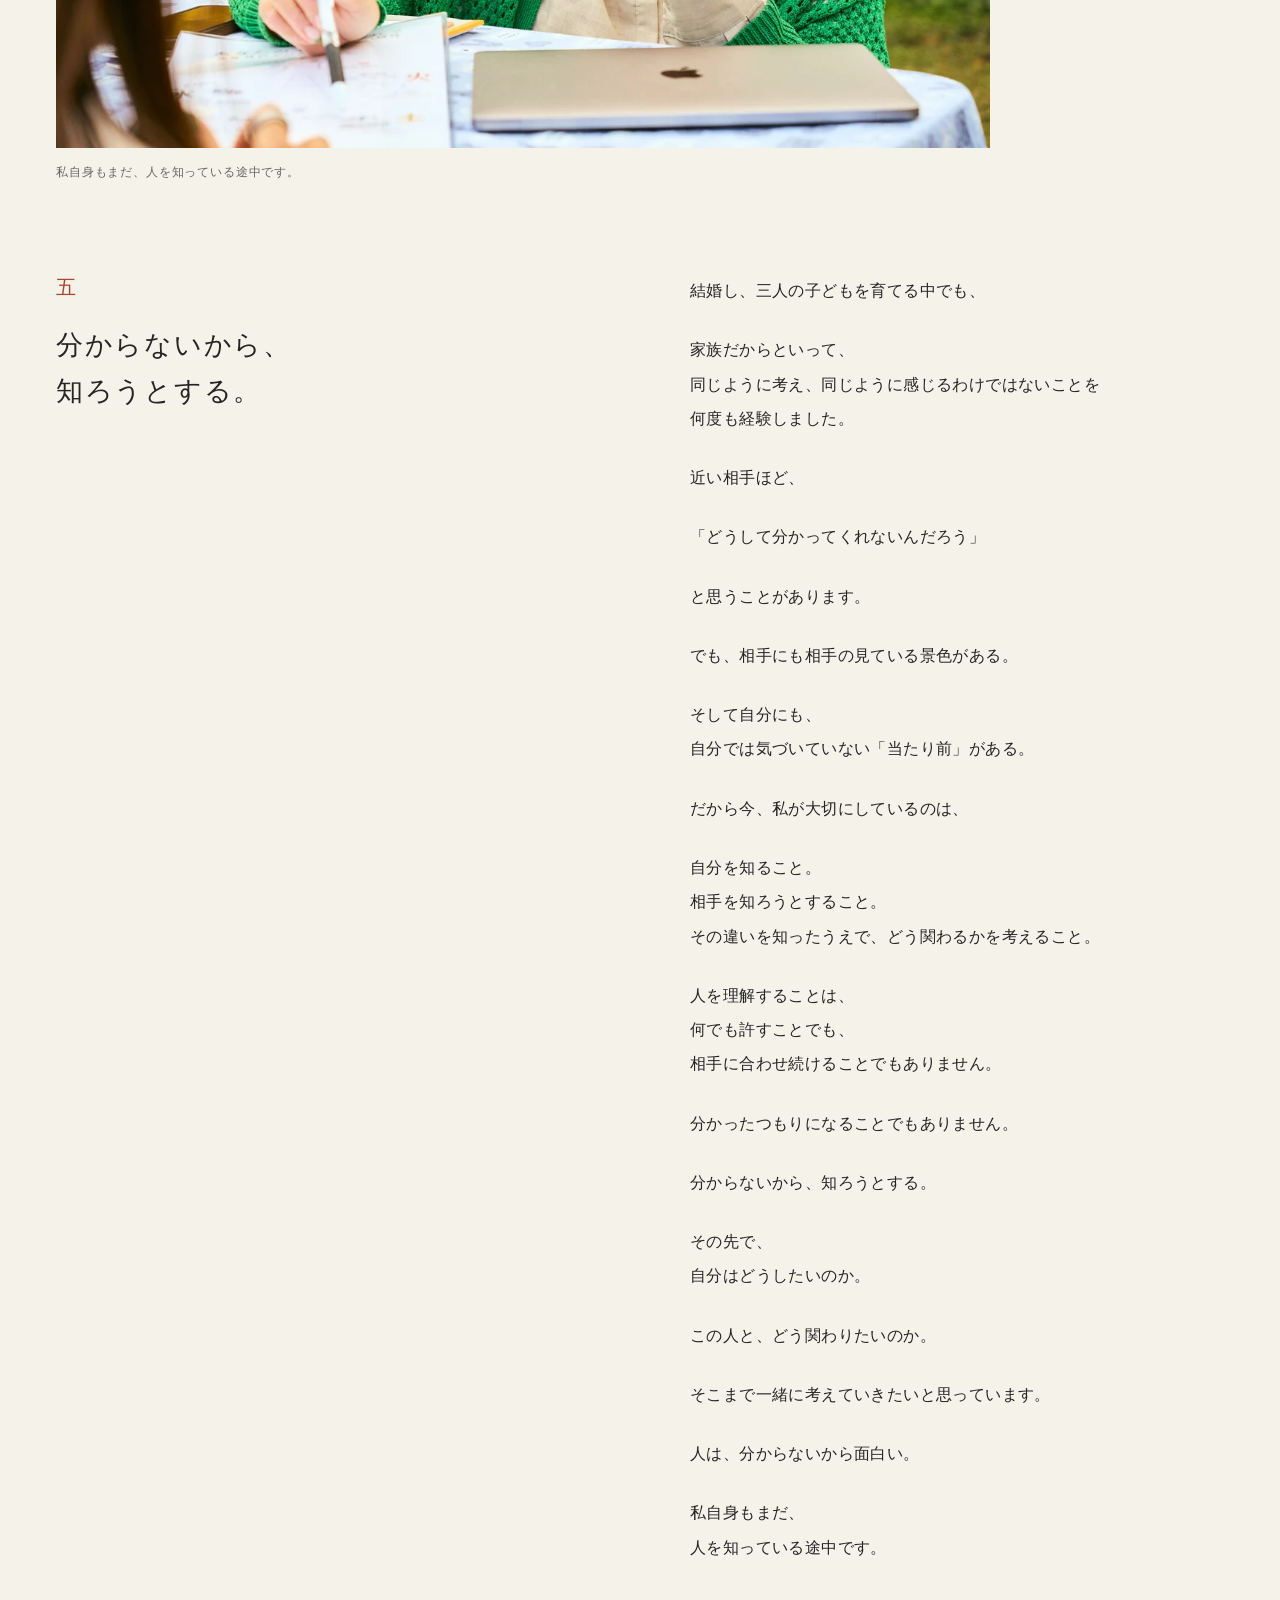
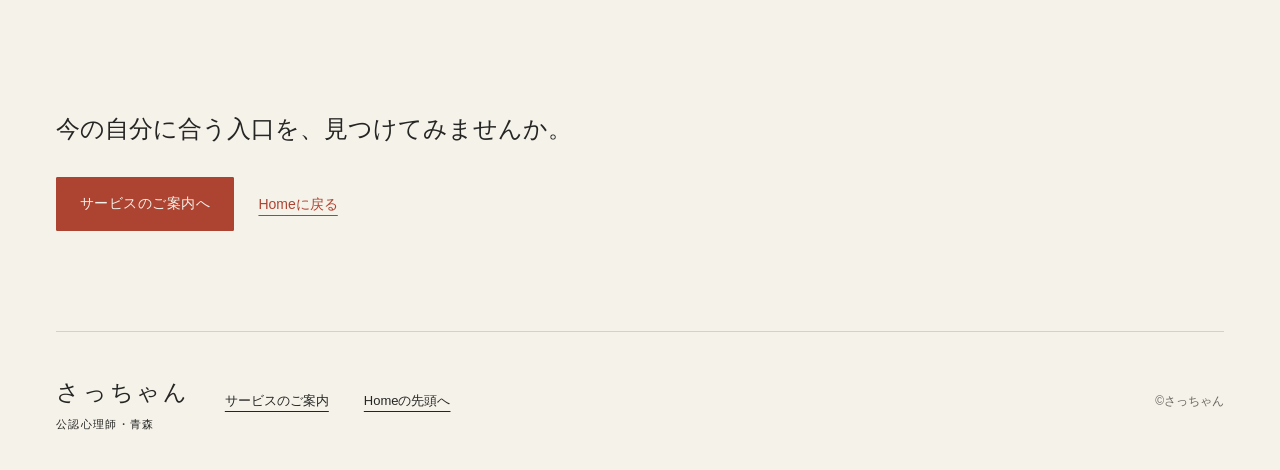
<file: story.html>
<!doctype html>
<html lang="ja"><head><meta charset="utf-8"><meta name="viewport" content="width=device-width, initial-scale=1">
<title>私のストーリー｜さっちゃん（髙橋さつき）</title>
<meta name="description" content="理解してほしかった私が、人を理解したいと思うまで。公認心理師・さっちゃん（髙橋さつき）のこれまでと、今大切にしていること。">
<meta property="og:type" content="website"><meta property="og:title" content="私のストーリー｜さっちゃん（髙橋さつき）"><meta property="og:description" content="理解してほしかった私が、人を理解したいと思うまで。">
<link rel="icon" type="image/svg+xml" href="data:image/svg+xml,%3Csvg xmlns='http://www.w3.org/2000/svg' viewBox='0 0 40 40'%3E%3Crect width='40' height='40' fill='%23F5F2EA'/%3E%3Cpath d='M22 7c0 15-5 21-15 26M21 17c3 8 7 13 12 16' stroke='%23252523' stroke-width='3' fill='none'/%3E%3Ccircle cx='32' cy='8' r='3' fill='%23B44A36'/%3E%3C/svg%3E">

<link rel="stylesheet" href="styles.css"><script src="script.js" defer></script><link rel="canonical" href="https://satchan-cocoro.github.io/satchan-home/story.html"><meta property="og:url" content="https://satchan-cocoro.github.io/satchan-home/story.html"><meta property="og:image" content="https://satchan-cocoro.github.io/satchan-home/assets/hero-1280.webp"><meta property="og:image:alt" content="対話中のさっちゃん"></head><body>
<a class="skip-link" href="#main">本文へ移動</a>
<header class="site-header"><a class="brand" href="index.html#top">さっちゃん<span>公認心理師</span></a>
<nav aria-label="メインナビゲーション"><a href="index.html#philosophy">考え方</a><a href="index.html#story">私について</a><a href="index.html#services">サービス</a><a href="index.html#aomori">青森での暮らし</a></nav>
<a class="header-line" href="index.html#line">公式LINE</a>
<details class="mobile-menu"><summary>メニュー<span aria-hidden="true">＋</span></summary><nav aria-label="モバイルナビゲーション"><a href="index.html#philosophy">考え方</a><a href="index.html#story">私について</a><a href="index.html#services">サービス</a><a href="index.html#aomori">青森での暮らし</a><a href="index.html#profile">プロフィール</a><a href="index.html#line">公式LINE</a></nav></details>
</header><main id="main" tabindex="-1" class="story-page"><div class="wrap story-back"><a class="text-link" href="index.html#story">Homeに戻る</a></div><section class="story" id="story" aria-labelledby="story-title"><div class="wrap story-heading"><p class="eyebrow">私のストーリー</p><h1 id="story-title">理解してほしかった私が、<br>人を理解したいと思うまで。</h1></div>
 <article class="story-scene wrap"><div class="scene-aside"><p class="scene-number">一</p><h2 class="scene-title">「ここにいていい」と<br>思える場所。</h2><figure><img class="" src="assets/ricefield-1280.webp" srcset="assets/ricefield-640.webp 640w, assets/ricefield-1280.webp 1280w" sizes="(max-width: 767px) 100vw, 50vw" width="4032" height="3024" alt="夕方の光が差す青森の田んぼ" loading="lazy" decoding="async"><figcaption>夕方の光が差す、青森の田んぼ。</figcaption></figure></div><div class="prose"><p>私は、5人きょうだいの真ん中で育ちました。<br>姉が二人、弟が二人。</p><p>田舎の、少し堅い家でした。</p><p>子どもの頃の私は、<br>家族の中に自分の居場所がないように感じていました。</p><p>忙しい母には、もっと関わってほしかった。<br>姉たちには、認めてもらいたかった。</p><p>でも、自分がほしいと思う形では返ってこない。</p><p>姉との関係もうまくいかなかったし、<br>弟たちは弟たちで仲がよかった。</p><p>そんな中で、<br>私をそのまま受け入れてくれたと感じていたのは、おばあちゃんでした。</p><p>家の中で「ここにいていい」と思える相手が、<br>私にとってはおばあちゃんだったんだと思います。</p><p>それでも、母や姉たちに認めてもらいたい気持ちはなくならなくて。</p><p>期待して、傷ついて、また期待して。</p><p>そのうち私は、</p><p>「別に私がいなくても、この家は困らない」</p><p>と思うようになりました。</p><p>期待すると悲しくなるから、<br>家族に期待することもやめていきました。</p></div></article>
 <article class="story-turn"><div class="wrap"><p class="eyebrow">二 ── 高校生のころ</p><h2 class="quote">私は、目の前にいる人を<br>大切にしていただろうか。</h2><div class="prose"><p>高校生になって、転機がありました。</p><p>仲良くなった友人たちから、</p><p>「さつき、あんたの態度ひどいよ」</p><p>と言われたんです。</p><p>それまで私はずっと、<br>「自分は大切にされない側」だと思っていました。</p><p>でも、そのとき初めて気づきました。</p><p>私は、目の前にいる人を<br>大切にしていただろうか。</p><p>理解してほしいと思いながら、<br>私は相手を理解しようとしていただろうか。</p><p>そこから少しずつ、<br>人と誠実に向き合いたいと思うようになりました。</p><p>もちろん、急にうまくできるようになったわけではありません。</p><p>傷ついたこともあるし、傷つけたこともある。<br>人が離れていって、初めて気づいたこともあります。</p><p>それでも私は、人と関わることをやめませんでした。</p></div></div></article>
 <article class="story-scene wrap"><div class="scene-aside"><p class="scene-number">三</p><h2 class="scene-title">学ぶことと、<br>目の前の人を見ること。</h2><figure><img class="" src="assets/desk-1280.webp" srcset="assets/desk-640.webp 640w, assets/desk-1280.webp 1280w" sizes="(max-width: 767px) 100vw, 50vw" width="1536" height="1024" alt="" loading="lazy" decoding="async"></figure></div><div class="prose"><p>大学・大学院では、応用行動分析を学びました。</p><p>そして同じ学生時代、約5年半にわたって、<br>スナックと家電量販店の仕事を掛け持ちしていました。</p><p>大学では、人の行動をどう捉えるのかを学ぶ。</p><p>一方、バイト先に行けば、<br>教科書の中には収まらないような、本当にいろいろな人に出会う。</p><p>今振り返ると、この両方が私にとって、</p><p>「人を見る」時間</p><p>だったのだと思います。</p><div class="story-divider"></div><p>スナックには、いろいろなお客さんが来ました。</p><p>ずっと自分の話をしている人。<br>豪快に笑って場を明るくする人。<br>ほとんど話さず、たまに口を開けば皮肉ばかりの人。<br>ママとしか話したくない人。</p><p>苦手だな、と思う人もいました。</p><p>それでも、</p><p>せっかく同じ時間を過ごすなら、<br>その人にも楽しんで帰ってほしい。</p><p>私も、その時間を一緒に楽しみたい。</p><p>そう思いながら働いていました。</p><p>そんなスナックで、<br>一人の後輩との関係に悩んだことがあります。</p><p>青森のことをからかわれたり、<br>私の知らない話題を持ち出してつっかかってこられたり。</p><p>私には、何かと攻撃されているように見えていました。</p><p>どう接したらいいのか分からなくなったとき、<br>ママが間に入ってくれて、三人で話をしました。</p><p>そこで、その子が言ったんです。</p><p>「仲良くなりたいんです」</p><p>本当にびっくりしました。</p><p>私には「近づかないで」と言われているように感じていた行動が、<br>相手の中では「近づきたい」だった。</p><p>人の言葉や行動は、<br>表から見えている意味だけでは分からない。</p><p>当時はしんどかったけれど、<br>今振り返ると、こういう出来事も含めて、<br>人と関わることは面白かったんだと思います。</p></div></article>
 <article class="story-scene wrap"><div class="scene-aside"><p class="scene-number">四</p><h2 class="scene-title">この人には今、<br>何が必要なんだろう。</h2><p class="margin-note">学問として人を見ることと、<br>目の前の生身の人を見ること。</p></div><div class="prose"><p>家電量販店でも、<br>人を見る面白さを感じていました。</p><p>お客さんと話していると、</p><p>「この人は、たぶん今日決める」</p><p>「この人は、今日は買わないだろうな」</p><p>「だったら今は、値段とポイントと必要な情報をしっかり渡した方がいい」</p><p>そんな違いが、少しずつ見えるようになっていきました。</p><p>同じ商品を見に来ていても、<br>欲しい情報も、決める速さも、安心できる接し方も違う。</p><p>相手を自分のペースに乗せるのではなく、</p><p>この人には今、何が必要なんだろう。</p><p>と考えて接する。</p><p>そうしているうちに売上も伸び、<br>売り場の空気が明るくなるからと、<br>派遣会社を通して指名をいただくことも増えました。</p><p>でも、私にとって面白かったのは、<br>売れることそのもの以上に、</p><p>人によって、こんなにも違うんだ。</p><p>と知っていくことでした。</p><div class="story-divider"></div><p>もっと人を知りたい。</p><p>なぜこの人は、こう考えるんだろう。<br>なぜ、同じ言葉でも届く人と届かない人がいるんだろう。</p><p>学生時代に学んでいた応用行動分析と、<br>バイト先で出会う一人ひとり。</p><p>学問として人を見ることと、<br>目の前の生身の人を見ること。</p><p>その両方が、私の中で少しずつ重なっていきました。</p><p>大学・大学院での学びの後は、子どもの発達支援や特別支援教育、<br>保護者への相談支援などに携わってきました。</p><p>スナックでのあの出来事から7〜8年ほど経って、<br>私はエニアグラムを学びました。</p><p>そこで昔の人間関係を振り返ったとき、</p><p>「あの人には、あの人なりの見え方があったのかもしれない」</p><p>と、当時には持てなかった視点で考えられることが増えました。</p><p>エニアグラムは、<br>過去の出来事の正解を教えてくれるものではありません。</p><p>でも、</p><p>自分とは違う人の内側を想像するための、新しい視点</p><p>をくれました。</p></div></article>
 <article class="story-now wrap"><figure><img class="" src="assets/laugh-1280.webp" srcset="assets/laugh-640.webp 640w, assets/laugh-1280.webp 1280w" sizes="(max-width: 767px) 100vw, 65vw" width="3561" height="2374" alt="対話中に笑顔を見せるさっちゃん" loading="lazy" decoding="async"><figcaption>私自身もまだ、人を知っている途中です。</figcaption></figure><div class="story-scene"><div class="scene-aside"><p class="scene-number">五</p><h2 class="scene-title">分からないから、<br>知ろうとする。</h2></div><div class="prose"><p>結婚し、三人の子どもを育てる中でも、</p><p>家族だからといって、<br>同じように考え、同じように感じるわけではないことを<br>何度も経験しました。</p><p>近い相手ほど、</p><p>「どうして分かってくれないんだろう」</p><p>と思うことがあります。</p><p>でも、相手にも相手の見ている景色がある。</p><p>そして自分にも、<br>自分では気づいていない「当たり前」がある。</p><p>だから今、私が大切にしているのは、</p><p>自分を知ること。<br>相手を知ろうとすること。<br>その違いを知ったうえで、どう関わるかを考えること。</p><p>人を理解することは、<br>何でも許すことでも、<br>相手に合わせ続けることでもありません。</p><p>分かったつもりになることでもありません。</p><p>分からないから、知ろうとする。</p><p>その先で、<br>自分はどうしたいのか。</p><p>この人と、どう関わりたいのか。</p><p>そこまで一緒に考えていきたいと思っています。</p><p>人は、分からないから面白い。</p><p>私自身もまだ、<br>人を知っている途中です。</p></div></div></article></section><div class="wrap story-end"><p>今の自分に合う入口を、見つけてみませんか。</p><a class="button" href="index.html#services">サービスのご案内へ</a><a class="text-link" href="index.html#story">Homeに戻る</a></div></main><footer class="site-footer wrap"><a class="brand" href="index.html#top">さっちゃん<span>公認心理師・青森</span></a><a href="index.html#services">サービスのご案内</a><a href="index.html#top">Homeの先頭へ</a><small>©さっちゃん</small></footer></body></html>
</file>
<file: styles.css>
:root{--canvas:#f5f2ea;--paper:#ece7dd;--ink:#252523;--muted:#68665f;--line:#d6d0c5;--vermilion:#ad4432;--sage:#7b8576;--serif:'Yu Mincho','Hiragino Mincho ProN','Noto Serif CJK JP',serif;--sans:-apple-system,BlinkMacSystemFont,'Hiragino Kaku Gothic ProN','Yu Gothic',Meiryo,sans-serif}
*{box-sizing:border-box}html{scroll-behavior:smooth;scroll-padding-top:100px}body{margin:0;background:var(--canvas);color:var(--ink);font:1rem/2 var(--sans);-webkit-font-smoothing:antialiased}a{color:inherit;text-underline-offset:6px}a:hover{color:var(--vermilion)}button,summary,a{-webkit-tap-highlight-color:transparent}a:focus-visible,summary:focus-visible{outline:3px solid var(--vermilion);outline-offset:6px}h1,h2,h3,h4,p,figure{margin:0}h1,h2,h3,h4{font-family:var(--serif);font-weight:500;line-height:1.7;letter-spacing:.065em;text-wrap:pretty}h2{font-size:clamp(1.6875rem,2.65vw,2.5rem)}h3{font-size:clamp(1.4375rem,2.1vw,1.875rem)}h4{font-size:1.75rem}img{display:block;max-width:100%;height:auto}figure{min-width:0}figcaption,.photo-caption{font-size:0.75rem;color:var(--muted);letter-spacing:.07em;margin-top:12px}p{overflow-wrap:anywhere}.wrap{width:min(1200px,calc(100% - 112px));margin-inline:auto}.eyebrow{font-size:0.8125rem;letter-spacing:.13em;margin-bottom:28px;font-weight:500}.eyebrow:before{content:'';display:inline-block;width:18px;height:2px;background:var(--vermilion);vertical-align:middle;margin-right:14px}.prose{max-width:660px;line-height:2.15;letter-spacing:.025em}.prose p+p{margin-top:1.55em}.prose p:empty{display:none}.section{padding-block:100px}.section-heading{display:grid;grid-template-columns:1fr 1fr;gap:80px;align-items:start;margin-bottom:65px}.kicker{color:var(--muted);font-size:0.875rem;margin-bottom:12px;letter-spacing:.025em}.small{font-size:0.8125rem;color:var(--muted)}.skip-link{position:fixed;top:10px;left:10px;z-index:10;background:var(--canvas);padding:12px;transform:translateY(-160%)}.skip-link:focus{transform:none}.site-header{height:86px;display:flex;gap:36px;align-items:center;padding:0 4.4%;background:rgba(245,242,234,.97);position:sticky;top:0;z-index:5;border-bottom:1px solid var(--line)}.brand{font-family:var(--serif);font-size:1.4375rem;letter-spacing:.12em;text-decoration:none;white-space:nowrap}.brand span{display:block;font:0.6875rem/1.5 var(--sans);letter-spacing:.12em}.site-header>nav{margin-left:auto;display:flex;gap:30px}.site-header nav a{font-size:0.8125rem;text-decoration:none;display:inline-flex;align-items:center;min-height:44px}.site-header nav a:hover{text-decoration:underline}.header-line{font-size:0.8125rem;text-decoration:none;border-bottom:1px solid var(--vermilion);padding-block:8px}.mobile-menu{display:none}.hero{position:relative;display:grid;grid-template-columns:44% 56%;max-width:1600px;margin:auto;padding-top:36px;align-items:start}.hero-copy{grid-column:1;grid-row:1;padding:18px 28px 72px max(56px,calc((100vw - 1200px)/2));position:relative;z-index:1}.hero h1{font-size:clamp(2.6875rem,4.3vw,4.0625rem);line-height:1.52;letter-spacing:.09em;margin-bottom:30px;white-space:nowrap}.hero .eyebrow{margin-bottom:23px}.hero-visual{grid-column:2;grid-row:1;margin-top:12px}.hero-visual img{width:100%;height:min(680px,54vw);object-fit:cover;object-position:62% 50%;animation:hero-in .7s ease-out}.photo-caption{display:block;margin:14px 0 0 22px}.hero-intro{font-size:0.9375rem;line-height:2;letter-spacing:.02em}.hero-intro p+p{margin-top:1em}.hero-sign{font-family:var(--serif);font-size:1.125rem;margin:22px 0 25px}.hero-sign span{font-family:var(--sans);font-size:0.75rem}.button{display:inline-flex;align-items:center;justify-content:center;min-height:54px;padding:13px 23px;background:var(--vermilion);border:1px solid var(--vermilion);color:var(--canvas);font-size:0.875rem;letter-spacing:.035em;text-decoration:none;border-radius:1px;line-height:1.8;transition:background .2s,color .2s}.button:hover{background:var(--ink);border-color:var(--ink);color:var(--canvas)}.button-outline{background:transparent;color:var(--vermilion)}.button-outline:hover{background:var(--vermilion);color:var(--canvas);border-color:var(--vermilion)}.text-link{display:inline-block;color:var(--vermilion);font-size:0.875rem;padding-block:10px;text-decoration-thickness:1px}.philosophy{display:grid;grid-template-columns:1fr 1fr;gap:96px;padding-block:150px 170px;border-top:1px solid var(--line)}.section-aside h2{margin-bottom:76px}.stilllife{width:77%;margin-left:22px}.stilllife img{aspect-ratio:3/2;object-fit:cover}.story-heading{padding:40px 0 95px}.story-heading h2{font-size:clamp(1.75rem,3.2vw,2.875rem)}.story-scene{display:grid;grid-template-columns:1fr 1fr;gap:100px;padding-bottom:130px}.scene-aside{align-self:start;position:sticky;top:125px}.scene-number{color:var(--vermilion);font:1.25rem var(--serif);margin-bottom:22px}.scene-aside h3{margin-bottom:40px}.scene-aside figure{margin-top:42px}.scene-aside img{aspect-ratio:4/3;object-fit:cover}.margin-note{margin-top:60px;border-left:2px solid var(--vermilion);padding-left:24px;font-family:var(--serif);font-size:1.25rem;line-height:2}.story-turn{background:var(--paper);padding:100px 0;margin:0 0 140px}.quote{font-size:clamp(1.75rem,3.5vw,3rem);line-height:1.85;margin-bottom:65px}.story-turn .prose{margin-left:auto;width:50%}.story-divider{width:36px;height:1px;background:var(--vermilion);margin:60px 0}.story-now>figure{width:80%;margin:0 0 90px}.story-now>figure img{aspect-ratio:3/2;object-fit:cover}.perspectives{background:var(--paper);padding:120px 0}.perspective-row{display:grid;grid-template-columns:60px 1fr 1.2fr;gap:34px;border-top:1px solid #b8b2a7;padding:50px 0}.row-number{font-family:var(--serif);font-size:2.25rem;line-height:1.3;color:var(--muted)}.perspective-close{margin-top:40px;margin-left:46%;font-family:var(--serif);font-size:1.25rem}.perspective-close p+p{margin-top:20px}.services{padding-top:135px}.guide-index{display:grid;grid-template-columns:repeat(3,1fr);border-block:1px solid var(--line);margin-bottom:90px}.guide-index a{padding:23px 22px;text-decoration:none;font-family:var(--serif);font-size:1.25rem}.guide-index a+a{border-left:1px solid var(--line)}.guide-index span{display:block;font:0.8125rem/2 var(--sans);color:var(--muted);margin-top:5px}.service-group h3{margin-bottom:40px}.two-doors{display:grid;grid-template-columns:1fr 1fr;gap:0}.door{border-top:1px solid var(--ink);padding:30px 45px 25px 0}.door+.door{border-left:1px solid var(--line);padding-left:45px;padding-right:0}.door-top{display:flex;align-items:center;justify-content:space-between;margin-bottom:36px}.small-tag{font-size:0.75rem;color:var(--muted);border:1px solid #b8b2a7;padding:1px 12px}.door h4{margin-bottom:25px}.door>.prose{min-height:170px}.door>.button{margin-top:28px}.path-note{font-size:0.75rem;color:var(--muted);border-top:1px solid var(--line);margin-top:36px;padding-top:18px}.path-note .text-link{padding:0}.individual{padding:100px 0 125px}.individual h2{margin-bottom:60px}.individual-row{display:grid;grid-template-columns:1fr 1fr;gap:90px;border-top:1px solid var(--line);padding:40px 0}.price{font-family:var(--serif);font-size:1.4375rem;margin-top:20px}.price span{font-size:1.0625rem;margin-inline:10px;color:var(--muted)}.individual-row .text-link{margin-top:25px}.programs{padding:105px 0;background:var(--paper)}.program-grid{display:grid;grid-template-columns:1fr 1fr;gap:80px}.program{display:flex;flex-direction:column;align-items:flex-start;border-top:1px solid var(--ink);padding-top:30px}.program-format{font-size:0.875rem;letter-spacing:.07em;border-bottom:1px solid var(--line);padding-bottom:18px;margin-bottom:25px;width:100%}.program h3{margin-bottom:28px}.program .prose{margin-bottom:40px}.program-actions{margin-top:auto;width:100%}.program-actions>.button{width:100%;text-align:center;padding-inline:12px}.video-note{font-size:0.75rem;color:var(--muted);margin-top:8px}.program-actions>.text-link{margin-top:15px}.aomori{padding-block:140px}.landscape{margin-top:38px;width:90%}.landscape img{width:100%;aspect-ratio:16/9;object-fit:cover}.aomori-body{display:grid;grid-template-columns:1fr 1fr;gap:80px;margin-top:80px}.aomori-body h2{position:sticky;top:135px;align-self:start}.profile{background:var(--paper);padding:100px 0}.profile-grid{display:grid;grid-template-columns:.8fr 1.2fr;gap:115px}.profile figure{padding-top:10px}.profile img{aspect-ratio:4/5;object-fit:cover;object-position:center}.profile h2{font-size:1.6875rem}.profile-name{font:2.25rem/1.6 var(--serif);margin:30px 0}.profile-name span{display:block;font:0.8125rem/2 var(--sans);margin-top:12px}.profile .prose{font-size:0.9375rem}.final-cta{text-align:center;padding-block:150px}.final-cta .prose{margin:35px auto}.final-cta .button{min-width:245px}.final-cta .small{margin-top:12px}.site-footer{border-top:1px solid var(--line);padding-block:38px;display:flex;align-items:center;gap:35px}.site-footer>a:not(.brand){font-size:0.8125rem}.site-footer small{margin-left:auto;font-size:0.75rem;color:var(--muted)}@keyframes hero-in{from{opacity:.7;clip-path:inset(0 0 3% 0)}to{opacity:1;clip-path:inset(0)}}
@media(min-width:1600px){.hero-copy{padding-left:100px}}@media(max-width:1100px){.wrap{width:calc(100% - 72px)}.site-header{gap:24px}.site-header>nav{gap:22px}.hero-copy{padding-left:36px;padding-right:15px}.hero h1{font-size:2.75rem}.hero-intro{font-size:0.875rem}.philosophy,.story-scene,.section-heading,.individual-row,.aomori-body{gap:55px}.program-grid{gap:48px}.profile-grid{gap:60px}.perspective-row{grid-template-columns:40px 1fr 1.25fr;gap:22px}}
@media(max-width:900px){.site-header>nav,.header-line{display:none}.site-header{height:76px;justify-content:space-between;padding-inline:28px}.mobile-menu{display:block}.mobile-menu summary{cursor:pointer;list-style:none;font-size:0.875rem;display:flex;align-items:center;gap:22px;min-height:44px}.mobile-menu summary::-webkit-details-marker{display:none}.mobile-menu summary span{font-size:1.3125rem;font-weight:300}.mobile-menu[open] summary span{transform:rotate(45deg)}.mobile-menu nav{position:absolute;top:75px;right:0;left:0;background:var(--canvas);padding:20px 28px 28px;border-bottom:1px solid var(--ink);display:grid;grid-template-columns:1fr 1fr;gap:8px 24px}.mobile-menu nav a{border-bottom:1px solid var(--line);padding:9px 0}.hero h1{font-size:2.3125rem}.hero-intro br{display:none}.hero-visual img{height:620px}.section-heading{grid-template-columns:1fr;gap:25px}.philosophy{gap:38px}.philosophy h2{font-size:1.625rem}.story-scene{gap:38px}.guide-index a{font-size:1.0625rem;padding:20px 15px}.door{padding-right:28px}.door+.door{padding-left:28px}.door h4{font-size:1.5625rem}.program-grid{gap:34px}.program h3{font-size:1.5625rem}.profile-grid{gap:38px}.prose{line-height:2.05}}
@media(max-width:767px){html{scroll-padding-top:95px}.wrap{width:calc(100% - 44px)}body{font-size:1rem}.site-header{height:70px;padding-inline:22px}.brand{font-size:1.3125rem}.brand span{font-size:0.625rem}.mobile-menu nav{top:69px}.hero{display:flex;flex-direction:column;padding-top:0}.hero-visual{margin:0;width:100%}.hero-visual img{height:auto;aspect-ratio:1.3;object-position:64% 48%}.photo-caption{margin:10px 22px 0;font-size:0.6875rem}.hero-copy{padding:38px 22px 70px;width:100%}.hero h1{font-size:clamp(2.4375rem,8.5vw,3.6875rem);line-height:1.55;margin-bottom:27px;white-space:normal}.hero h1 br:first-child{display:initial}.hero .eyebrow{font-size:0.75rem;margin-bottom:20px}.hero-intro{font-size:1rem;max-width:540px}.hero-intro br{display:initial}.hero-sign{margin-top:24px}.hero .button{width:100%;margin-top:5px}.button{min-height:56px;font-size:0.875rem}.philosophy{display:block;padding-block:70px 90px}.section-aside h2{margin-bottom:32px}.stilllife{width:64%;margin:0 0 40px auto}.eyebrow{font-size:0.75rem;margin-bottom:22px}h2{font-size:1.75rem;line-height:1.8}h3{font-size:1.5625rem}.prose br{display:none}.hero-intro p:first-child br{display:initial}.story-heading{padding:15px 0 55px}.story-heading h2{font-size:1.75rem}.story-scene{display:block;padding-bottom:75px}.scene-aside{position:static}.scene-aside h3{margin-bottom:28px}.scene-aside figure{margin:25px 0 38px}.scene-number{margin-bottom:18px}.story-turn{padding:65px 0;margin-bottom:80px}.quote{font-size:1.6875rem;line-height:1.9;margin-bottom:38px}.quote br{display:none}.story-turn .prose{width:100%;max-width:none}.story-divider{margin:42px 0}.margin-note{margin:0 0 38px;font-size:1.125rem}.story-now>figure{width:100%;margin-bottom:45px}.story-now>figure img{aspect-ratio:1.22;object-position:65% 50%}.perspectives{padding-block:75px}.section-heading{display:block;margin-bottom:38px}.section-heading h2{margin-bottom:25px}.perspective-row{display:grid;grid-template-columns:32px 1fr;gap:14px;padding:30px 0}.perspective-row>.prose{grid-column:1/-1;margin-top:10px}.row-number{font-size:1.75rem}.kicker{font-size:0.8125rem;line-height:1.9}.perspective-close{margin:28px 0 0;font-size:1.1875rem}.perspective-close br{display:none}.services{padding-top:85px}.guide-index{grid-template-columns:1fr;margin-bottom:55px}.guide-index a{display:flex;justify-content:space-between;align-items:center;gap:12px;padding:18px 0;font-size:1.0625rem}.guide-index a+a{border-left:none;border-top:1px solid var(--line)}.guide-index span{font-size:0.6875rem;margin:0}.service-group h3{font-size:1.5rem;margin-bottom:30px}.two-doors{display:block}.door,.door+.door{padding:26px 0 40px;border-left:none}.door-top{margin-bottom:25px}.door h4{font-size:1.6875rem}.door>.prose{min-height:0}.door>.button{width:100%}.path-note{margin-top:25px}.individual{padding:45px 0 70px}.individual h2{margin-bottom:35px}.individual-row{display:block;padding-block:30px}.individual-row>.prose{margin-top:25px}.individual-row h3{font-size:1.5625rem}.individual-row .text-link{margin-top:16px}.price{margin-top:12px}.programs{padding-block:75px}.program-grid{display:block}.program+.program{margin-top:65px}.program h3{font-size:1.625rem}.program-format{padding-bottom:15px;margin-bottom:25px}.program .prose{margin-bottom:30px}.aomori{padding-block:85px}.landscape{width:100%;margin-top:28px}.landscape img{aspect-ratio:4/3}.aomori-body{display:block;margin-top:38px}.aomori-body h2{position:static;margin-bottom:28px}.aomori-body h2 br{display:none}.profile{padding-block:70px}.profile-grid{display:flex;flex-direction:column;gap:38px}.profile figure{width:76%;padding:0}.profile img{aspect-ratio:4/5}.profile h2{font-size:1.625rem}.profile-name{font-size:1.9375rem;margin-block:24px}.profile .prose{font-size:1rem}.final-cta{padding-block:90px;text-align:left}.final-cta h2{font-size:1.625rem}.final-cta h2 br{display:none}.final-cta .prose{margin-block:28px}.final-cta .button{width:100%}.final-cta .small{text-align:center}.site-footer{flex-wrap:wrap;gap:18px 25px;padding-block:32px}.site-footer .brand{width:100%}.site-footer small{width:100%;margin:0}.site-footer>a:not(.brand){min-height:44px;display:flex;align-items:center}}
@media(prefers-reduced-motion:reduce){html{scroll-behavior:auto}*,*:before,*:after{animation:none!important;transition:none!important}}
.aomori-body{grid-template-rows:max-content 1fr;column-gap:100px;row-gap:50px}.aomori-aside{grid-column:1;grid-row:1}.aomori-body>.prose{grid-column:2;grid-row:1/3}.aomori-body h2{position:static}.minyo-photo{grid-column:1;grid-row:2;width:76%;margin-left:35px;align-self:start}.minyo-photo img{width:100%;aspect-ratio:3/4;object-fit:cover}@media(max-width:767px){.aomori-body{display:block}.minyo-photo{width:76%;margin:42px 0 0 auto}}
/* Let the navigation reflow when readers enlarge their text. */
.site-header{height:auto;min-height:5.375rem;padding-block:.75rem}.mobile-menu summary{white-space:nowrap}.mobile-menu nav{top:100%}@media(max-width:900px){.site-header{min-height:4.75rem;flex-wrap:wrap;gap:.5rem 1.5rem}.mobile-menu{margin-left:auto}.hero-visual img{object-position:80% 50%}}@media(max-width:767px){.site-header{min-height:4.375rem}.hero-visual img{object-position:64% 48%}}
html{scroll-padding-top:calc(var(--header-height,5.5rem) + 1.25rem)}
/* Home introduces the person briefly; the complete story has its own page. */
.philosophy{padding-block:85px 95px}.philosophy .section-aside h2{margin-bottom:32px}.philosophy .stilllife{width:58%;margin-left:0}.story-summary{display:grid;grid-template-columns:1fr 1fr;gap:85px;padding-block:40px 95px}.story-summary h2{font-size:clamp(1.625rem,2.3vw,2.25rem)}.story-summary figure{margin-top:30px;width:88%}.story-summary img{aspect-ratio:3/2;object-fit:cover}.story-summary .prose{padding-top:52px}.story-summary .text-link{margin-top:25px}.perspectives{padding-block:75px}.perspectives .section-heading{margin-bottom:36px}.perspective-row{padding-block:30px}.perspective-close{margin-top:22px}.perspective-detail{margin-top:20px}.perspective-detail summary{font-size:.875rem;color:var(--vermilion);cursor:pointer;padding-block:8px;text-underline-offset:5px;text-decoration:underline;list-style-position:inside}.detail-copy{padding-top:22px}.story-back{padding-top:30px}.story-page .story-heading h1{font-size:clamp(1.875rem,3.2vw,2.875rem)}.story-page .scene-title{font-size:clamp(1.4375rem,2.1vw,1.875rem)}.story-end{padding:10px 0 100px;display:flex;flex-wrap:wrap;gap:24px;align-items:center}.story-end>p{width:100%;font-family:var(--serif);font-size:1.5rem}.voices{padding-block:90px 20px}.voices h2{margin-bottom:35px}.voice-list{display:grid;grid-template-columns:repeat(3,1fr);gap:40px}.voice{border-top:1px solid var(--line);padding-top:28px}.voice blockquote{margin:0;font-family:var(--serif);font-size:1.1875rem;line-height:2}.voice figcaption{margin-top:22px}.voice-note{font-size:.75rem;color:var(--muted);margin-top:28px}@media(max-width:900px){.story-summary{gap:40px}.voice-list{gap:24px}}@media(max-width:767px){.philosophy{padding-block:55px}.philosophy .stilllife{display:none}.story-summary{display:block;padding-block:20px 60px}.story-summary h2{font-size:1.75rem}.story-summary figure{width:100%}.story-summary .prose{padding-top:30px}.perspectives{padding-block:55px}.story-page .story-heading h1{font-size:1.75rem}.story-page .scene-title{font-size:1.5625rem}.story-back{padding-top:20px}.story-end{padding-bottom:60px}.voice-list{display:block}.voice+.voice{margin-top:30px}.voices{padding-block:65px 0}.voices h2{font-size:1.625rem}.voice blockquote{font-size:1.125rem}.story-end .button{width:100%}}
.service-voice{width:100%;border-top:1px solid var(--line);padding-top:22px;margin-block:28px}.service-voice blockquote{margin:0;font-family:var(--serif);font-size:1.0625rem;line-height:2}.service-voice figcaption{font-size:.75rem;line-height:1.8;margin-top:15px}.program .service-voice{margin-top:auto;margin-bottom:30px}.program .program-actions{margin-top:0}.programs .voice-note{padding-top:25px;border-top:1px solid var(--line);margin-top:45px}.individual-row .service-voice+.text-link{margin-top:0}
/* Four independent services, each paired with its own free introduction. */
.service-directory{padding-block:85px 40px}.directory-intro{margin-top:24px;line-height:2}.service-map{margin-block:40px 65px;border-top:1px solid var(--ink)}.service-map>a{display:grid;grid-template-columns:48px 1fr 250px;gap:25px;align-items:center;padding:19px 8px;border-bottom:1px solid var(--line);text-decoration:none}.service-map>a:hover{background:var(--paper)}.map-number{font:1.3125rem var(--serif);color:var(--vermilion)}.map-purpose{font-family:var(--serif);font-size:1.3125rem}.map-purpose small{display:block;font:.875rem/1.8 var(--sans);color:var(--muted);margin-top:3px}.map-format{font-size:.875rem;color:var(--muted);text-align:right}.service-route{padding-block:50px 55px;border-top:1px solid var(--ink)}.route-heading{margin-bottom:32px}.route-label{display:flex;align-items:center;gap:18px;font-size:.875rem;letter-spacing:.06em;margin-bottom:14px}.route-label>span{font:1.625rem var(--serif);color:var(--vermilion)}.route-heading h3{font-size:clamp(1.5rem,2.1vw,1.875rem)}.route-layout{display:grid;grid-template-columns:minmax(0,1.7fr) minmax(0,1fr);gap:70px;align-items:start}.route-main h4{font-size:clamp(1.5625rem,2.15vw,1.9375rem);letter-spacing:.035em}.route-format{display:flex;flex-wrap:wrap;gap:12px 24px;font-size:.9375rem;margin-block:14px 24px}.route-format>span{border-left:1px solid var(--line);padding-left:24px}.route-lead{font-weight:600;margin-bottom:14px;line-height:1.95}.route-description{line-height:2;max-width:650px}.route-main>.button{margin-top:25px}.route-main .service-voice{padding-top:22px;margin-top:30px;margin-bottom:0}.route-main .service-voice blockquote{font-size:1rem}.route-free{padding:27px 30px;background:var(--paper);border-top:2px solid var(--line)}.route-free .free-label{font-size:.8125rem;letter-spacing:.06em;padding-bottom:15px;border-bottom:1px solid #c3bdb2;margin-bottom:20px}.free-kind{font-size:.8125rem;color:var(--muted);margin-bottom:10px}.route-free h4{font-size:1.375rem;line-height:1.8;letter-spacing:.025em;margin-bottom:17px}.route-free>p:not(.free-label):not(.free-kind){font-size:.9375rem;line-height:2}.route-free .text-link{margin-top:18px;font-size:.875rem}.course-details{margin-top:20px}.course-details summary{cursor:pointer;font-size:.875rem;padding-block:8px;text-decoration:underline;text-underline-offset:5px}.course-details>div{padding:17px 0;font-size:.9375rem}.course-details p+p{margin-top:12px}.service-help{display:flex;flex-wrap:wrap;align-items:center;justify-content:space-between;gap:10px 25px;border-block:1px solid var(--line);padding-block:24px;margin-top:40px}.service-help p{font-family:var(--serif);font-size:1.25rem}.service-directory>.voice-note{margin-top:5px}.aomori{padding-top:95px}@media(max-width:1000px){.route-layout{gap:35px;grid-template-columns:minmax(0,1.45fr) minmax(0,1fr)}.route-free{padding:24px}.service-map>a{grid-template-columns:32px 1fr 200px;gap:20px}}@media(max-width:767px){.service-directory{padding-top:60px}.directory-intro{margin-top:20px}.directory-intro br{display:none}.service-map{margin-block:30px 45px}.service-map>a{grid-template-columns:27px minmax(0,1fr);gap:5px 15px;padding:17px 0}.map-number{grid-row:1/3;align-self:start;padding-top:5px}.map-purpose{font-size:1.1875rem}.map-purpose small{font-size:.8125rem}.map-format{grid-column:2;text-align:left;font-size:.8125rem}.service-route{padding-block:30px 40px}.route-heading{margin-bottom:26px}.route-heading h3{font-size:1.5rem}.route-layout{display:block}.route-main h4{font-size:1.625rem}.route-main>.button{width:100%;text-align:center}.route-format{font-size:.875rem;gap:8px 16px;margin-block:13px 20px}.route-format>span{padding-left:16px}.route-free{margin-top:28px;padding:23px}.route-free h4{font-size:1.3125rem}.route-free .text-link{margin-top:12px}.service-help{margin-top:30px;padding-block:22px}.service-help p{font-size:1.125rem}.aomori{padding-top:60px}}

.profile-name .profile-real-name{display:inline;font-size:1rem;white-space:nowrap}

/* A short glimpse of everyday life and folk singing. */
.aomori-compact{padding-block:75px 80px}.aomori-compact>.eyebrow{margin-bottom:20px}.aomori-compact-layout{display:grid;grid-template-columns:minmax(0,1.8fr) minmax(0,1fr);gap:65px;align-items:start;margin-top:30px}.aomori-compact .landscape{width:100%;margin:0}.aomori-compact .landscape img{aspect-ratio:2.25;object-fit:cover}.aomori-compact .prose{margin-top:25px;max-width:680px}.aomori-compact .prose p+p{margin-top:1em}.aomori-compact .minyo-photo{grid-column:auto;grid-row:auto;width:100%;max-width:310px;margin:0;justify-self:end}.aomori-compact .minyo-photo img{aspect-ratio:3/4}.aomori-compact figcaption{margin-top:8px}@media(max-width:900px){.aomori-compact-layout{gap:35px}}@media(max-width:767px){.aomori-compact{padding-block:55px}.aomori-compact-layout{display:block;margin-top:24px}.aomori-compact h2{font-size:1.625rem}.aomori-compact .landscape img{aspect-ratio:1.8}.aomori-compact .minyo-photo{width:55%;max-width:230px;margin:25px 0 0 auto}.aomori-compact .prose{margin-top:20px}}
/* Keep the menu symbol within its bounds when text is enlarged. */
.mobile-menu summary span{display:inline-flex;align-items:center;justify-content:center;width:1.25em;height:1.25em;line-height:1;flex-shrink:0}
.mobile-menu nav{max-height:calc(100dvh - var(--header-height,5.5rem));overflow-y:auto}
</file>
